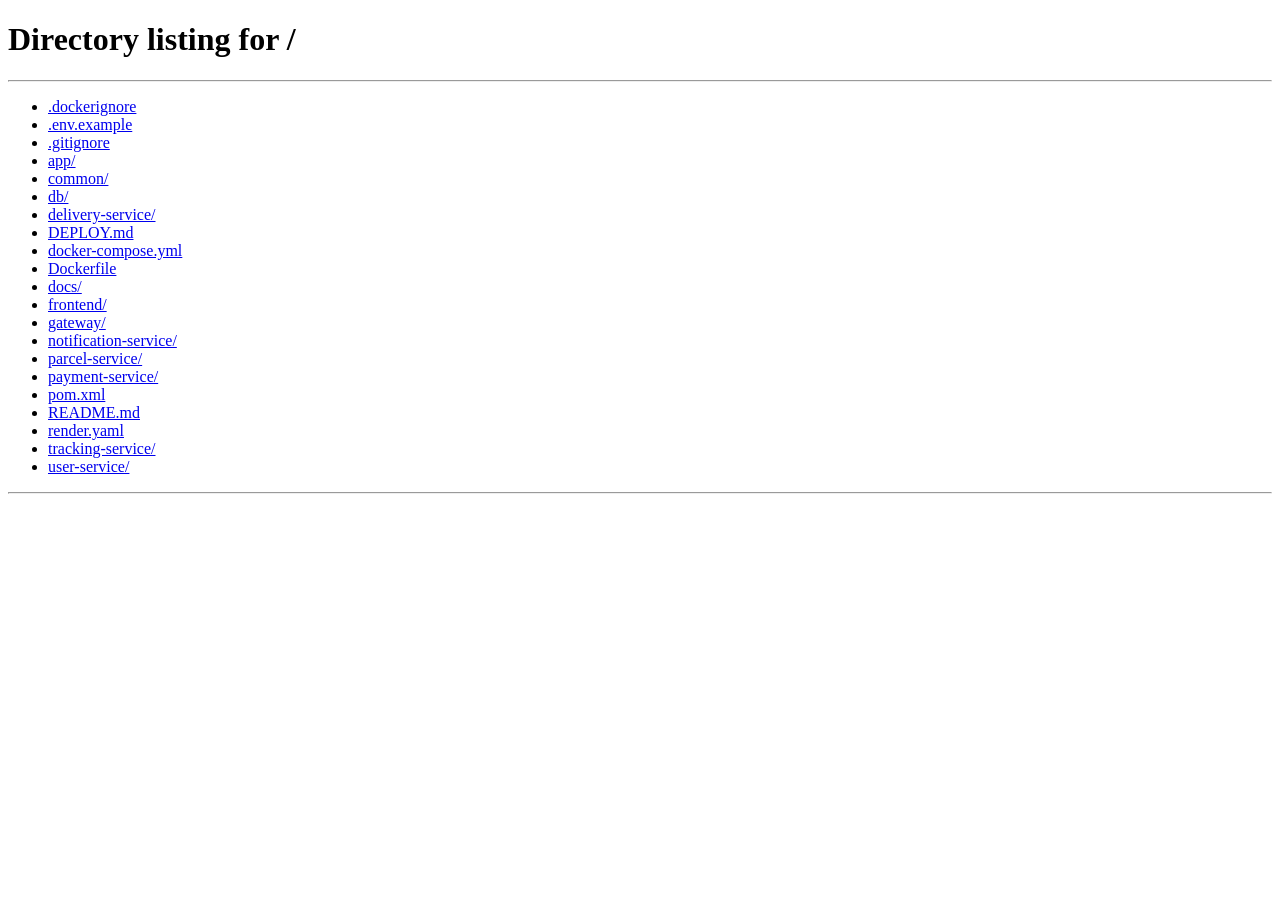
<file: frontend/index.html>
<!DOCTYPE html>
<html lang="en">
<head>
<meta charset="utf-8" />
<meta name="viewport" content="width=device-width, initial-scale=1" />
<meta name="description" content="Book, track and manage courier parcels. Real-time shipment tracking from pickup to delivery." />
<meta name="theme-color" content="#0b1a2e" />
<title>Courier Parcel Tracking</title>
<link rel="preconnect" href="https://fonts.googleapis.com" />
<link rel="preconnect" href="https://fonts.gstatic.com" crossorigin />
<link href="https://fonts.googleapis.com/css2?family=Inter:wght@400;500;600;700&display=swap" rel="stylesheet" />
<link rel="stylesheet" href="./styles.css" />
<link rel="icon" href="data:image/svg+xml,%3Csvg xmlns='http://www.w3.org/2000/svg' viewBox='0 0 24 24' fill='none' stroke='%23c0202c' stroke-width='2' stroke-linecap='round' stroke-linejoin='round'%3E%3Cpath d='m7.5 4.27 9 5.15'/%3E%3Cpath d='M21 8a2 2 0 0 0-1-1.73l-7-4a2 2 0 0 0-2 0l-7 4A2 2 0 0 0 3 8v8a2 2 0 0 0 1 1.73l7 4a2 2 0 0 0 2 0l7-4A2 2 0 0 0 21 16Z'/%3E%3Cpath d='m3.3 7 8.7 5 8.7-5'/%3E%3Cpath d='M12 22V12'/%3E%3C/svg%3E" />
</head>
<body>

<a class="skip-link" href="#main">Skip to main content</a>

<!-- Lucide icon sprite (ISC licence). Inline so the app has no runtime icon dependency. -->
<svg xmlns="http://www.w3.org/2000/svg" class="visually-hidden" aria-hidden="true" focusable="false">
  <defs>
    <g id="base" fill="none" stroke="currentColor" stroke-width="2" stroke-linecap="round" stroke-linejoin="round"></g>
  </defs>
  <symbol id="i-search" viewBox="0 0 24 24" fill="none" stroke="currentColor" stroke-width="2" stroke-linecap="round" stroke-linejoin="round"><circle cx="11" cy="11" r="8"/><path d="m21 21-4.3-4.3"/></symbol>
  <symbol id="i-package" viewBox="0 0 24 24" fill="none" stroke="currentColor" stroke-width="2" stroke-linecap="round" stroke-linejoin="round"><path d="m7.5 4.27 9 5.15"/><path d="M21 8a2 2 0 0 0-1-1.73l-7-4a2 2 0 0 0-2 0l-7 4A2 2 0 0 0 3 8v8a2 2 0 0 0 1 1.73l7 4a2 2 0 0 0 2 0l7-4A2 2 0 0 0 21 16Z"/><path d="m3.3 7 8.7 5 8.7-5"/><path d="M12 22V12"/></symbol>
  <symbol id="i-package-check" viewBox="0 0 24 24" fill="none" stroke="currentColor" stroke-width="2" stroke-linecap="round" stroke-linejoin="round"><path d="m16 16 2 2 4-4"/><path d="M21 10V8a2 2 0 0 0-1-1.73l-7-4a2 2 0 0 0-2 0l-7 4A2 2 0 0 0 3 8v8a2 2 0 0 0 1 1.73l7 4a2 2 0 0 0 2 0"/><path d="m7.5 4.27 9 5.15"/><path d="M3.29 7 12 12l8.71-5"/><path d="M12 22V12"/></symbol>
  <symbol id="i-truck" viewBox="0 0 24 24" fill="none" stroke="currentColor" stroke-width="2" stroke-linecap="round" stroke-linejoin="round"><path d="M14 18V6a2 2 0 0 0-2-2H4a2 2 0 0 0-2 2v11a1 1 0 0 0 1 1h2"/><path d="M15 18H9"/><path d="M19 18h2a1 1 0 0 0 1-1v-3.65a1 1 0 0 0-.22-.624l-3.48-4.35A1 1 0 0 0 17.52 8H14"/><circle cx="17" cy="18" r="2"/><circle cx="7" cy="18" r="2"/></symbol>
  <symbol id="i-map-pin" viewBox="0 0 24 24" fill="none" stroke="currentColor" stroke-width="2" stroke-linecap="round" stroke-linejoin="round"><path d="M20 10c0 4.993-5.539 10.193-7.399 11.799a1 1 0 0 1-1.202 0C9.539 20.193 4 14.993 4 10a8 8 0 0 1 16 0"/><circle cx="12" cy="10" r="3"/></symbol>
  <symbol id="i-route" viewBox="0 0 24 24" fill="none" stroke="currentColor" stroke-width="2" stroke-linecap="round" stroke-linejoin="round"><circle cx="6" cy="19" r="3"/><path d="M9 19h8.5a3.5 3.5 0 0 0 0-7h-11a3.5 3.5 0 0 1 0-7H15"/><circle cx="18" cy="5" r="3"/></symbol>
  <symbol id="i-arrow-right" viewBox="0 0 24 24" fill="none" stroke="currentColor" stroke-width="2" stroke-linecap="round" stroke-linejoin="round"><path d="M5 12h14"/><path d="m12 5 7 7-7 7"/></symbol>
  <symbol id="i-bell" viewBox="0 0 24 24" fill="none" stroke="currentColor" stroke-width="2" stroke-linecap="round" stroke-linejoin="round"><path d="M10.268 21a2 2 0 0 0 3.464 0"/><path d="M3.262 15.326A1 1 0 0 0 4 17h16a1 1 0 0 0 .74-1.673C19.41 13.956 18 12.499 18 8A6 6 0 0 0 6 8c0 4.499-1.411 5.956-2.738 7.326"/></symbol>
  <symbol id="i-user" viewBox="0 0 24 24" fill="none" stroke="currentColor" stroke-width="2" stroke-linecap="round" stroke-linejoin="round"><path d="M19 21v-2a4 4 0 0 0-4-4H9a4 4 0 0 0-4 4v2"/><circle cx="12" cy="7" r="4"/></symbol>
  <symbol id="i-users" viewBox="0 0 24 24" fill="none" stroke="currentColor" stroke-width="2" stroke-linecap="round" stroke-linejoin="round"><path d="M16 21v-2a4 4 0 0 0-4-4H6a4 4 0 0 0-4 4v2"/><circle cx="9" cy="7" r="4"/><path d="M22 21v-2a4 4 0 0 0-3-3.87"/><path d="M16 3.13a4 4 0 0 1 0 7.75"/></symbol>
  <symbol id="i-log-out" viewBox="0 0 24 24" fill="none" stroke="currentColor" stroke-width="2" stroke-linecap="round" stroke-linejoin="round"><path d="M9 21H5a2 2 0 0 1-2-2V5a2 2 0 0 1 2-2h4"/><path d="m16 17 5-5-5-5"/><path d="M21 12H9"/></symbol>
  <symbol id="i-menu" viewBox="0 0 24 24" fill="none" stroke="currentColor" stroke-width="2" stroke-linecap="round" stroke-linejoin="round"><path d="M4 6h16"/><path d="M4 12h16"/><path d="M4 18h16"/></symbol>
  <symbol id="i-x" viewBox="0 0 24 24" fill="none" stroke="currentColor" stroke-width="2" stroke-linecap="round" stroke-linejoin="round"><path d="M18 6 6 18"/><path d="m6 6 12 12"/></symbol>
  <symbol id="i-check" viewBox="0 0 24 24" fill="none" stroke="currentColor" stroke-width="2" stroke-linecap="round" stroke-linejoin="round"><path d="M20 6 9 17l-5-5"/></symbol>
  <symbol id="i-check-circle" viewBox="0 0 24 24" fill="none" stroke="currentColor" stroke-width="2" stroke-linecap="round" stroke-linejoin="round"><circle cx="12" cy="12" r="10"/><path d="m9 12 2 2 4-4"/></symbol>
  <symbol id="i-alert-triangle" viewBox="0 0 24 24" fill="none" stroke="currentColor" stroke-width="2" stroke-linecap="round" stroke-linejoin="round"><path d="m21.73 18-8-14a2 2 0 0 0-3.48 0l-8 14A2 2 0 0 0 4 21h16a2 2 0 0 0 1.73-3"/><path d="M12 9v4"/><path d="M12 17h.01"/></symbol>
  <symbol id="i-alert-circle" viewBox="0 0 24 24" fill="none" stroke="currentColor" stroke-width="2" stroke-linecap="round" stroke-linejoin="round"><circle cx="12" cy="12" r="10"/><path d="M12 8v4"/><path d="M12 16h.01"/></symbol>
  <symbol id="i-info" viewBox="0 0 24 24" fill="none" stroke="currentColor" stroke-width="2" stroke-linecap="round" stroke-linejoin="round"><circle cx="12" cy="12" r="10"/><path d="M12 16v-4"/><path d="M12 8h.01"/></symbol>
  <symbol id="i-clock" viewBox="0 0 24 24" fill="none" stroke="currentColor" stroke-width="2" stroke-linecap="round" stroke-linejoin="round"><circle cx="12" cy="12" r="10"/><path d="M12 6v6l4 2"/></symbol>
  <symbol id="i-credit-card" viewBox="0 0 24 24" fill="none" stroke="currentColor" stroke-width="2" stroke-linecap="round" stroke-linejoin="round"><rect width="20" height="14" x="2" y="5" rx="2"/><path d="M2 10h20"/></symbol>
  <symbol id="i-send" viewBox="0 0 24 24" fill="none" stroke="currentColor" stroke-width="2" stroke-linecap="round" stroke-linejoin="round"><path d="m22 2-7 20-4-9-9-4Z"/><path d="M22 2 11 13"/></symbol>
  <symbol id="i-chevron-right" viewBox="0 0 24 24" fill="none" stroke="currentColor" stroke-width="2" stroke-linecap="round" stroke-linejoin="round"><path d="m9 18 6-6-6-6"/></symbol>
  <symbol id="i-chevron-left" viewBox="0 0 24 24" fill="none" stroke="currentColor" stroke-width="2" stroke-linecap="round" stroke-linejoin="round"><path d="m15 18-6-6 6-6"/></symbol>
  <symbol id="i-chevron-down" viewBox="0 0 24 24" fill="none" stroke="currentColor" stroke-width="2" stroke-linecap="round" stroke-linejoin="round"><path d="m6 9 6 6 6-6"/></symbol>
  <symbol id="i-refresh" viewBox="0 0 24 24" fill="none" stroke="currentColor" stroke-width="2" stroke-linecap="round" stroke-linejoin="round"><path d="M3 12a9 9 0 0 1 9-9 9.75 9.75 0 0 1 6.74 2.74L21 8"/><path d="M21 3v5h-5"/><path d="M21 12a9 9 0 0 1-9 9 9.75 9.75 0 0 1-6.74-2.74L3 16"/><path d="M8 16H3v5"/></symbol>
  <symbol id="i-dashboard" viewBox="0 0 24 24" fill="none" stroke="currentColor" stroke-width="2" stroke-linecap="round" stroke-linejoin="round"><rect width="7" height="9" x="3" y="3" rx="1"/><rect width="7" height="5" x="14" y="3" rx="1"/><rect width="7" height="9" x="14" y="12" rx="1"/><rect width="7" height="5" x="3" y="16" rx="1"/></symbol>
  <symbol id="i-inbox" viewBox="0 0 24 24" fill="none" stroke="currentColor" stroke-width="2" stroke-linecap="round" stroke-linejoin="round"><path d="M22 12h-6l-2 3h-4l-2-3H2"/><path d="M5.45 5.11 2 12v6a2 2 0 0 0 2 2h16a2 2 0 0 0 2-2v-6l-3.45-6.89A2 2 0 0 0 16.76 4H7.24a2 2 0 0 0-1.79 1.11z"/></symbol>
  <symbol id="i-clipboard" viewBox="0 0 24 24" fill="none" stroke="currentColor" stroke-width="2" stroke-linecap="round" stroke-linejoin="round"><rect width="8" height="4" x="8" y="2" rx="1"/><path d="M16 4h2a2 2 0 0 1 2 2v14a2 2 0 0 1-2 2H6a2 2 0 0 1-2-2V6a2 2 0 0 1 2-2h2"/><path d="M12 11h4"/><path d="M12 16h4"/><path d="M8 11h.01"/><path d="M8 16h.01"/></symbol>
  <symbol id="i-home" viewBox="0 0 24 24" fill="none" stroke="currentColor" stroke-width="2" stroke-linecap="round" stroke-linejoin="round"><path d="m3 9 9-7 9 7v11a2 2 0 0 1-2 2H5a2 2 0 0 1-2-2z"/><path d="M9 22V12h6v10"/></symbol>
  <symbol id="i-mail" viewBox="0 0 24 24" fill="none" stroke="currentColor" stroke-width="2" stroke-linecap="round" stroke-linejoin="round"><rect width="20" height="16" x="2" y="4" rx="2"/><path d="m22 7-8.97 5.7a1.94 1.94 0 0 1-2.06 0L2 7"/></symbol>
  <symbol id="i-phone" viewBox="0 0 24 24" fill="none" stroke="currentColor" stroke-width="2" stroke-linecap="round" stroke-linejoin="round"><path d="M22 16.92v3a2 2 0 0 1-2.18 2 19.79 19.79 0 0 1-8.63-3.07 19.5 19.5 0 0 1-6-6 19.79 19.79 0 0 1-3.07-8.67A2 2 0 0 1 4.11 2h3a2 2 0 0 1 2 1.72 12.84 12.84 0 0 0 .7 2.81 2 2 0 0 1-.45 2.11L8.09 9.91a16 16 0 0 0 6 6l1.27-1.27a2 2 0 0 1 2.11-.45 12.84 12.84 0 0 0 2.81.7A2 2 0 0 1 22 16.92z"/></symbol>
  <symbol id="i-calendar" viewBox="0 0 24 24" fill="none" stroke="currentColor" stroke-width="2" stroke-linecap="round" stroke-linejoin="round"><path d="M8 2v4"/><path d="M16 2v4"/><rect width="18" height="18" x="3" y="4" rx="2"/><path d="M3 10h18"/></symbol>
  <symbol id="i-scale" viewBox="0 0 24 24" fill="none" stroke="currentColor" stroke-width="2" stroke-linecap="round" stroke-linejoin="round"><path d="m16 16 3-8 3 8c-.87.65-1.92 1-3 1s-2.13-.35-3-1Z"/><path d="m2 16 3-8 3 8c-.87.65-1.92 1-3 1s-2.13-.35-3-1Z"/><path d="M7 21h10"/><path d="M12 3v18"/><path d="M3 7h2c2 0 5-1 7-2 2 1 5 2 7 2h2"/></symbol>
  <symbol id="i-activity" viewBox="0 0 24 24" fill="none" stroke="currentColor" stroke-width="2" stroke-linecap="round" stroke-linejoin="round"><path d="M22 12h-2.48a2 2 0 0 0-1.93 1.46l-2.35 8.36a.25.25 0 0 1-.48 0L9.24 2.18a.25.25 0 0 0-.48 0l-2.35 8.36A2 2 0 0 1 4.49 12H2"/></symbol>
  <symbol id="i-file" viewBox="0 0 24 24" fill="none" stroke="currentColor" stroke-width="2" stroke-linecap="round" stroke-linejoin="round"><path d="M15 2H6a2 2 0 0 0-2 2v16a2 2 0 0 0 2 2h12a2 2 0 0 0 2-2V7Z"/><path d="M14 2v4a2 2 0 0 0 2 2h4"/><path d="M16 13H8"/><path d="M16 17H8"/><path d="M10 9H8"/></symbol>
  <symbol id="i-eye" viewBox="0 0 24 24" fill="none" stroke="currentColor" stroke-width="2" stroke-linecap="round" stroke-linejoin="round"><path d="M2.06 12.35a1 1 0 0 1 0-.7 10.75 10.75 0 0 1 19.88 0 1 1 0 0 1 0 .7 10.75 10.75 0 0 1-19.88 0"/><circle cx="12" cy="12" r="3"/></symbol>
  <symbol id="i-eye-off" viewBox="0 0 24 24" fill="none" stroke="currentColor" stroke-width="2" stroke-linecap="round" stroke-linejoin="round"><path d="M10.73 5.08a10.74 10.74 0 0 1 11.2 6.57 1 1 0 0 1 0 .7 10.75 10.75 0 0 1-1.44 2.49"/><path d="M14.08 14.16a3 3 0 0 1-4.24-4.24"/><path d="M17.48 17.5a10.75 10.75 0 0 1-15.42-5.15 1 1 0 0 1 0-.7 10.75 10.75 0 0 1 4.45-5.14"/><path d="m2 2 20 20"/></symbol>
  <symbol id="i-shield" viewBox="0 0 24 24" fill="none" stroke="currentColor" stroke-width="2" stroke-linecap="round" stroke-linejoin="round"><path d="M20 13c0 5-3.5 7.5-7.66 8.95a1 1 0 0 1-.67-.01C7.5 20.5 4 18 4 13V6a1 1 0 0 1 1-1c2 0 4.5-1.2 6.24-2.72a1.17 1.17 0 0 1 1.52 0C14.51 3.81 17 5 19 5a1 1 0 0 1 1 1z"/><path d="m9 12 2 2 4-4"/></symbol>
  <symbol id="i-message" viewBox="0 0 24 24" fill="none" stroke="currentColor" stroke-width="2" stroke-linecap="round" stroke-linejoin="round"><path d="M21 15a2 2 0 0 1-2 2H7l-4 4V5a2 2 0 0 1 2-2h14a2 2 0 0 1 2 2z"/></symbol>
  <symbol id="i-plus" viewBox="0 0 24 24" fill="none" stroke="currentColor" stroke-width="2" stroke-linecap="round" stroke-linejoin="round"><path d="M5 12h14"/><path d="M12 5v14"/></symbol>
  <symbol id="i-filter" viewBox="0 0 24 24" fill="none" stroke="currentColor" stroke-width="2" stroke-linecap="round" stroke-linejoin="round"><path d="M22 3H2l8 9.46V19l4 2v-8.54L22 3z"/></symbol>
  <symbol id="i-external" viewBox="0 0 24 24" fill="none" stroke="currentColor" stroke-width="2" stroke-linecap="round" stroke-linejoin="round"><path d="M15 3h6v6"/><path d="M10 14 21 3"/><path d="M18 13v6a2 2 0 0 1-2 2H5a2 2 0 0 1-2-2V8a2 2 0 0 1 2-2h6"/></symbol>
  <symbol id="i-loader" viewBox="0 0 24 24" fill="none" stroke="currentColor" stroke-width="2" stroke-linecap="round" stroke-linejoin="round"><path d="M21 12a9 9 0 1 1-6.219-8.56"/></symbol>
  <symbol id="i-navigation" viewBox="0 0 24 24" fill="none" stroke="currentColor" stroke-width="2" stroke-linecap="round" stroke-linejoin="round"><path d="M3 11l19-9-9 19-2-8-8-2z"/></symbol>
  <symbol id="i-settings" viewBox="0 0 24 24" fill="none" stroke="currentColor" stroke-width="2" stroke-linecap="round" stroke-linejoin="round"><path d="M12.22 2h-.44a2 2 0 0 0-2 2v.18a2 2 0 0 1-1 1.73l-.43.25a2 2 0 0 1-2 0l-.15-.08a2 2 0 0 0-2.73.73l-.22.38a2 2 0 0 0 .73 2.73l.15.1a2 2 0 0 1 1 1.72v.51a2 2 0 0 1-1 1.74l-.15.09a2 2 0 0 0-.73 2.73l.22.38a2 2 0 0 0 2.73.73l.15-.08a2 2 0 0 1 2 0l.43.25a2 2 0 0 1 1 1.73V20a2 2 0 0 0 2 2h.44a2 2 0 0 0 2-2v-.18a2 2 0 0 1 1-1.73l.43-.25a2 2 0 0 1 2 0l.15.08a2 2 0 0 0 2.73-.73l.22-.39a2 2 0 0 0-.73-2.73l-.15-.08a2 2 0 0 1-1-1.74v-.5a2 2 0 0 1 1-1.74l.15-.09a2 2 0 0 0 .73-2.73l-.22-.38a2 2 0 0 0-2.73-.73l-.15.08a2 2 0 0 1-2 0l-.43-.25a2 2 0 0 1-1-1.73V4a2 2 0 0 0-2-2z"/><circle cx="12" cy="12" r="3"/></symbol>
</svg>

<div class="shell">

  <header class="site-header">
    <div class="site-header__inner">
      <a class="brand" href="#/" aria-label="Courier Parcel Tracking - home">
        <span class="brand__mark" aria-hidden="true"><svg class="icon"><use href="#i-package"/></svg></span>
        <span class="brand__text">
          <span class="brand__name">Courier Parcel Tracking</span>
          <span class="brand__tag">Shipment operations</span>
        </span>
      </a>

      <nav class="header-nav" id="primaryNav" aria-label="Primary"></nav>

      <div class="header-actions">
        <div id="accountArea"></div>
        <button class="nav-toggle" id="navToggle" type="button" aria-expanded="false" aria-controls="primaryNav" aria-label="Open menu">
          <svg class="icon" aria-hidden="true"><use href="#i-menu"/></svg>
        </button>
      </div>
    </div>
  </header>

  <main id="main" tabindex="-1"></main>

  <footer class="site-footer">
    <div class="site-footer__inner">
      <div>
        <div class="site-footer__brand">
          <span class="brand__mark" aria-hidden="true"><svg class="icon"><use href="#i-package"/></svg></span>
          <span class="brand__name" style="color:var(--ink)">Courier Parcel Tracking</span>
        </div>
        <p class="site-footer__about">Parcel booking, end-to-end tracking and delivery management for customers, couriers and operations staff.</p>
      </div>
      <div>
        <h3>Tracking</h3>
        <ul>
          <li><a href="#/">Track a shipment</a></li>
          <li><a href="#/signin">Sign in</a></li>
          <li><a href="#/register">Create an account</a></li>
        </ul>
      </div>
      <div>
        <h3>Account</h3>
        <ul id="footerAccountLinks">
          <li><a href="#/signin">Customer sign in</a></li>
          <li><a href="#/support">Contact support</a></li>
        </ul>
      </div>
    </div>
    <div class="site-footer__legal">
      <span>&copy; <span id="year"></span> Courier Parcel Tracking &middot; VIT-AP University</span>
      <span>Payments in this deployment are simulated for demonstration.</span>
    </div>
  </footer>

</div>

<div class="toast-region" id="toastRegion" role="status" aria-live="polite" aria-atomic="false"></div>

<script src="./app.js"></script>
</body>
</html>
</file>
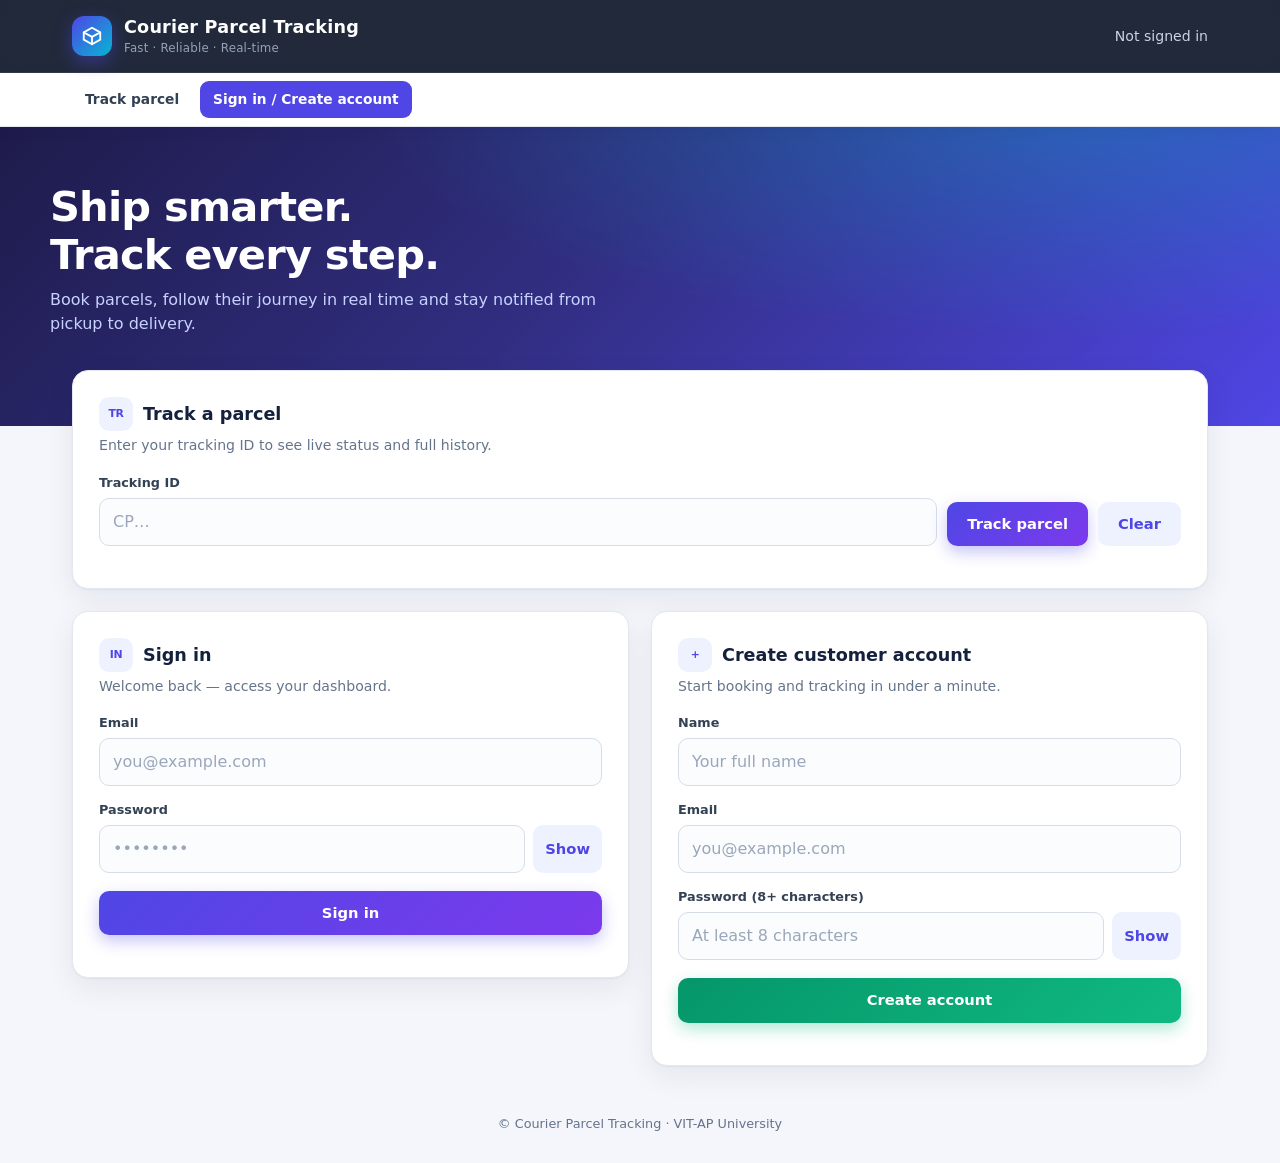
<file: gateway/src/main/resources/static/index.html>
<?xml version="1.0" encoding="UTF-8"?>
<html xmlns="http://www.w3.org/1999/xhtml" lang="en" xml:lang="en">
<head>
<meta charset="utf-8" /><meta name="viewport" content="width=device-width, initial-scale=1" />
<title>Courier Parcel Tracking</title>
<style type="text/css">/*<![CDATA[*/
:root{
  --bg:#f4f6fb;--surface:#fff;--ink:#14213d;--muted:#64748b;--line:#e3e8f0;
  --primary:#4f46e5;--primary-2:#7c3aed;--accent:#06b6d4;--success:#10b981;--warn:#f59e0b;--danger:#ef4444;
  --radius:16px;--shadow:0 1px 2px rgba(20,33,61,.05),0 10px 30px rgba(20,33,61,.07);
  font:16px/1.5 "Inter","Segoe UI",system-ui,-apple-system,Roboto,sans-serif;color:var(--ink);background:var(--bg)
}
*{box-sizing:border-box}body{margin:0;min-height:100vh}
.hidden{display:none!important}

/* header */
header{position:sticky;top:0;z-index:20;background:rgba(15,23,42,.92);backdrop-filter:blur(10px);color:#fff;border-bottom:1px solid rgba(255,255,255,.08)}
.nav{max-width:1180px;margin:auto;padding:14px 22px;display:flex;justify-content:space-between;align-items:center;gap:16px}
.brand{display:flex;align-items:center;gap:12px}
.logo{width:40px;height:40px;border-radius:12px;display:grid;place-items:center;background:linear-gradient(135deg,var(--primary),var(--accent));box-shadow:0 6px 18px rgba(79,70,229,.45)}
.brand h1{font-size:1.1rem;margin:0;font-weight:700;letter-spacing:.2px}
.brand small{display:block;color:#94a3b8;font-size:.74rem;font-weight:500}
.topline{display:flex;align-items:center;gap:12px}
#identity{display:flex;align-items:center;gap:10px;font-size:.88rem;color:#cbd5e1}
.avatar{width:32px;height:32px;border-radius:50%;display:grid;place-items:center;background:linear-gradient(135deg,var(--accent),var(--primary));color:#fff;font-weight:700;font-size:.85rem}
.pill{font-size:.7rem;font-weight:700;letter-spacing:.06em;padding:3px 9px;border-radius:99px;background:rgba(255,255,255,.12);color:#e2e8f0}

/* hero */
.hero{background:radial-gradient(1200px 400px at 85% -10%,rgba(6,182,212,.35),transparent 60%),linear-gradient(135deg,#1e1b4b 0%,#312e81 45%,#4f46e5 100%);color:#fff;padding:56px 22px 90px}
.hero-in{max-width:1180px;margin:auto}
.hero h2{font-size:clamp(1.7rem,4vw,2.6rem);margin:0 0 10px;line-height:1.15;letter-spacing:-.02em}
.hero p{margin:0;color:#c7d2fe;max-width:560px}
main{max-width:1180px;margin:-56px auto 48px;padding:0 22px;display:grid;gap:22px}
.grid{display:grid;grid-template-columns:repeat(auto-fit,minmax(320px,1fr));gap:22px;align-items:start}

/* cards */
.card{background:var(--surface);border:1px solid var(--line);border-radius:var(--radius);padding:26px;box-shadow:var(--shadow)}
.card h2{font-size:1.1rem;margin:0 0 4px;display:flex;align-items:center;gap:10px}
.card h2 .ic{width:34px;height:34px;border-radius:10px;display:grid;place-items:center;background:#eef2ff;color:var(--primary);font-size:.68rem;font-weight:800;letter-spacing:-.04em}
.card .sub{margin:0 0 16px;color:var(--muted);font-size:.88rem}
.span-2{grid-column:1/-1}

/* forms */
label{display:block;font-size:.8rem;font-weight:600;color:#334155;margin:14px 0 6px}
input,textarea,select{width:100%;padding:11px 13px;border:1.5px solid #d6dde8;border-radius:10px;font:inherit;background:#fbfcfe;color:var(--ink);transition:border-color .15s,box-shadow .15s,background .15s}
input::placeholder{color:#9aa7ba}
input:hover,select:hover{border-color:#b6c2d4}
input:focus,textarea:focus,select:focus{outline:0;border-color:var(--primary);background:#fff;box-shadow:0 0 0 4px rgba(79,70,229,.15)}
.form-grid{display:grid;grid-template-columns:1fr 1fr;gap:0 14px}
.form-grid .full{grid-column:1/-1}
fieldset{border:0;padding:0;margin:0}
.section-title{grid-column:1/-1;margin:20px 0 0;font-size:.72rem;font-weight:700;letter-spacing:.1em;text-transform:uppercase;color:var(--primary)}

/* buttons */
button{margin-top:18px;padding:11px 20px;border:0;border-radius:10px;font:inherit;font-weight:600;font-size:.92rem;cursor:pointer;color:#fff;
  background:linear-gradient(135deg,var(--primary),var(--primary-2));box-shadow:0 6px 16px rgba(79,70,229,.32);transition:transform .15s,box-shadow .15s,filter .15s}
button:hover{transform:translateY(-1px);box-shadow:0 10px 22px rgba(79,70,229,.4);filter:brightness(1.05)}
button:active{transform:translateY(0)}
button:focus-visible{outline:3px solid rgba(79,70,229,.4);outline-offset:2px}
button.secondary{background:rgba(255,255,255,.12);box-shadow:none;margin:0;padding:8px 16px;border:1px solid rgba(255,255,255,.25)}
button.secondary:hover{background:rgba(255,255,255,.22);transform:none;box-shadow:none}
button.ghost{background:#eef2ff;color:var(--primary);box-shadow:none;margin:0 0 14px;padding:8px 14px}
button.ghost:hover{background:#e0e7ff;box-shadow:none}
button.success{background:linear-gradient(135deg,#059669,var(--success));box-shadow:0 6px 16px rgba(16,185,129,.32)}
button.full{width:100%}
button[disabled]{opacity:.6;pointer-events:none}
.pw-wrap{display:flex;gap:8px;align-items:stretch}.pw-wrap input{flex:1;min-width:0}.pw-toggle{margin:0;padding:0 12px;background:#eef2ff;color:var(--primary);box-shadow:none;white-space:nowrap}

/* tracking */
.track-bar{display:flex;gap:10px;align-items:flex-end}
.track-bar>div{flex:1}.track-bar label{margin-top:0}.track-bar button{margin:0;white-space:nowrap}.track-bar button.clear{background:#eef2ff;color:var(--primary);box-shadow:none}
.result{margin-top:16px}
.empty{padding:22px;border:1.5px dashed var(--line);border-radius:12px;text-align:center;color:var(--muted);font-size:.9rem}
.muted{color:var(--muted);font-size:.88rem}

/* badges */
.badge{display:inline-flex;align-items:center;gap:6px;padding:4px 11px;border-radius:99px;font-size:.72rem;font-weight:700;letter-spacing:.04em;white-space:nowrap}
.badge::before{content:"";width:7px;height:7px;border-radius:50%;background:currentColor}
.b-BOOKED{background:#e0e7ff;color:#3730a3}.b-PICKED_UP{background:#cffafe;color:#0e7490}
.b-IN_TRANSIT{background:#dbeafe;color:#1d4ed8}.b-OUT_FOR_DELIVERY{background:#fef3c7;color:#b45309}
.b-DELIVERED{background:#d1fae5;color:#047857}.b-DELIVERY_FAILED{background:#ffedd5;color:#c2410c}.b-EXCEPTION{background:#fee2e2;color:#b91c1c}
.b-CUSTOMER{background:#e0e7ff;color:#3730a3}.b-COURIER{background:#cffafe;color:#0e7490}.b-ADMIN{background:#f3e8ff;color:#7e22ce}

/* parcel cards */
.plist{display:grid;gap:12px}
.parcel{border:1px solid var(--line);border-radius:14px;padding:16px;background:#fff;transition:border-color .15s,box-shadow .15s}
.parcel.click{cursor:pointer}.parcel.click:hover{border-color:var(--primary);box-shadow:0 6px 18px rgba(79,70,229,.12)}
.parcel-top{display:flex;justify-content:space-between;align-items:center;gap:10px;margin-bottom:10px}
.tid{font-family:ui-monospace,SFMono-Regular,Menlo,monospace;font-weight:700;font-size:.9rem;color:var(--primary);background:#eef2ff;padding:3px 9px;border-radius:8px}
.route{display:grid;grid-template-columns:1fr auto 1fr;gap:10px;align-items:center;font-size:.86rem}
.route b{display:block;font-size:.9rem}.route span{color:var(--muted);font-size:.8rem}
.route .arrow{color:var(--accent);font-size:1.2rem}
.meta{margin-top:10px;padding-top:10px;border-top:1px dashed var(--line);display:flex;flex-wrap:wrap;gap:6px 18px;color:var(--muted);font-size:.8rem}

/* timeline */
.summary{display:flex;justify-content:space-between;align-items:center;flex-wrap:wrap;gap:10px;padding:16px;border-radius:14px;background:linear-gradient(135deg,#eef2ff,#ecfeff);border:1px solid #dbe4ff;margin-bottom:18px}
.timeline{list-style:none;margin:0;padding:0 0 0 6px;position:relative}
.timeline::before{content:"";position:absolute;left:11px;top:6px;bottom:6px;width:2px;background:linear-gradient(var(--primary),var(--accent));opacity:.35}
.timeline li{position:relative;padding:0 0 18px 34px}
.timeline li::before{content:"";position:absolute;left:3px;top:4px;width:17px;height:17px;border-radius:50%;background:#fff;border:3px solid var(--primary)}
.timeline li.current::before{background:var(--primary);box-shadow:0 0 0 5px rgba(79,70,229,.18)}
.timeline small{display:block;color:var(--muted);font-size:.78rem}

/* notifications */
.notes{list-style:none;padding:0;margin:0;display:grid;gap:8px}
.notes li{display:flex;gap:10px;padding:11px 13px;border-radius:12px;background:#f8fafc;border:1px solid var(--line);font-size:.86rem}
.notes li::before{content:"🔔";font-size:.95rem}
.notes small{display:block;color:var(--muted)}
h3{font-size:.78rem;letter-spacing:.09em;text-transform:uppercase;color:var(--muted);margin:22px 0 10px}

/* admin */
.stats{display:grid;grid-template-columns:repeat(auto-fit,minmax(140px,1fr));gap:12px}
.stat{padding:16px;border-radius:14px;color:#fff}
.stat b{display:block;font-size:1.8rem;line-height:1.1}.stat span{font-size:.78rem;opacity:.9;font-weight:600}
.s1{background:linear-gradient(135deg,#4f46e5,#7c3aed)}.s2{background:linear-gradient(135deg,#0891b2,#06b6d4)}
.s3{background:linear-gradient(135deg,#d97706,#f59e0b)}.s4{background:linear-gradient(135deg,#dc2626,#ef4444)}.s5{background:linear-gradient(135deg,#475569,#64748b)}
.tablewrap{overflow-x:auto;border:1px solid var(--line);border-radius:12px}
table{width:100%;border-collapse:collapse;font-size:.84rem}
th{background:#f8fafc;text-align:left;padding:10px 12px;font-size:.72rem;text-transform:uppercase;letter-spacing:.06em;color:var(--muted)}
td{padding:10px 12px;border-top:1px solid var(--line)}
tr:hover td{background:#fafbff}
details{margin-top:14px}summary{cursor:pointer;font-weight:600;padding:8px 0}

/* toast */
#message{position:fixed;top:78px;right:20px;z-index:50;max-width:360px;padding:13px 18px;border-radius:12px;color:#fff;font-weight:600;font-size:.9rem;
  background:linear-gradient(135deg,#059669,#10b981);box-shadow:0 14px 34px rgba(0,0,0,.22);animation:slide .25s ease}
#message.err{background:linear-gradient(135deg,#dc2626,#ef4444)}
@keyframes slide{from{transform:translateY(-10px);opacity:0}to{transform:none;opacity:1}}

footer{text-align:center;color:var(--muted);font-size:.8rem;padding:0 0 30px}
/* make the main actions easy to find on desktop and mobile */
.quick-nav{position:sticky;top:69px;z-index:15;background:rgba(255,255,255,.96);backdrop-filter:blur(10px);border-bottom:1px solid var(--line);box-shadow:0 4px 14px rgba(20,33,61,.05)}
.quick-nav-in{max-width:1180px;margin:auto;padding:8px 22px;display:flex;gap:8px;overflow-x:auto;scrollbar-width:thin}
.quick-nav a{flex:0 0 auto;padding:8px 13px;border-radius:9px;color:#334155;text-decoration:none;font-size:.86rem;font-weight:650}
.quick-nav a:hover,.quick-nav a:focus-visible{background:#eef2ff;color:var(--primary);outline:none}
.quick-nav a.nav-primary{background:var(--primary);color:#fff}
section[id],article[id]{scroll-margin-top:132px}
.support-view{grid-column:1/-1;width:min(100%,650px);justify-self:center}
textarea{resize:vertical;min-height:110px}
input[readonly]{background:#f1f5f9;color:#475569}
input:disabled,select:disabled,textarea:disabled{opacity:.65;cursor:not-allowed}
@media(max-width:640px){.form-grid{grid-template-columns:1fr}.nav{flex-wrap:wrap;padding:10px 14px}.quick-nav{top:64px}.quick-nav-in{padding:7px 14px}.hero{padding:38px 18px 78px}main{padding:0 14px;gap:14px}.grid{grid-template-columns:1fr;gap:14px}.card{padding:19px}.track-bar{flex-direction:column;align-items:stretch}.track-bar button{width:100%}.route{grid-template-columns:1fr}.route .arrow{transform:rotate(90deg);justify-self:center}.stats{grid-template-columns:repeat(2,minmax(0,1fr))}#message{left:14px;right:14px;max-width:none}}
@media(prefers-reduced-motion:reduce){*,*::before,*::after{scroll-behavior:auto!important;animation-duration:.01ms!important;transition-duration:.01ms!important}}
/*]]>*/</style>
</head>
<body>
<header><div class="nav">
  <div class="brand"><div class="logo"><svg width="22" height="22" viewBox="0 0 24 24" fill="none" stroke="#fff" stroke-width="2" stroke-linecap="round" stroke-linejoin="round"><path d="M21 8l-9-5-9 5 9 5 9-5z"/><path d="M3 8v8l9 5 9-5V8"/><path d="M12 13v8"/></svg></div>
    <h1>Courier Parcel Tracking<small>Fast · Reliable · Real-time</small></h1></div>
  <div class="topline"><span id="identity">Not signed in</span><button id="logout" class="secondary hidden">Sign out</button></div>
</div></header>
<nav class="quick-nav" aria-label="Main navigation"><div class="quick-nav-in">
  <a href="#tracking">Track parcel</a>
  <a href="#auth" id="navAuth" class="nav-primary">Sign in / Create account</a>
  <a href="#customerDashboard" id="navCustomer" class="hidden">Book and my parcels</a>
  <a href="#supportCard" id="navSupport" class="hidden">Customer support</a>
  <a href="#staff" id="navStaff" class="hidden">Courier workspace</a>
  <a href="#admin" id="navAdmin" class="hidden">Admin dashboard</a>
</div></nav>
<div id="message" class="hidden" role="status" aria-live="polite"></div>

<section class="hero"><div class="hero-in">
  <h2>Ship smarter.<br />Track every step.</h2>
  <p>Book parcels, follow their journey in real time and stay notified from pickup to delivery.</p>
</div></section>

<main>
  <section id="tracking" class="grid">
    <article class="card span-2">
      <h2><span class="ic" aria-hidden="true">TR</span>Track a parcel</h2><p class="sub">Enter your tracking ID to see live status and full history.</p>
      <form id="track"><div class="track-bar"><div><label>Tracking ID</label><input name="id" required="required" placeholder="CP…" /></div><button>Track parcel</button><button type="button" id="clearTrack" class="clear">Clear</button></div></form>
      <div id="trackResult" class="result"></div>
    </article>
  </section>

  <section id="auth" class="grid">
    <article class="card"><h2><span class="ic" aria-hidden="true">IN</span>Sign in</h2><p class="sub">Welcome back — access your dashboard.</p>
      <form id="login"><label>Email</label><input name="email" type="email" required="required" placeholder="you@example.com" /><label>Password</label><div class="pw-wrap"><input name="password" type="password" required="required" placeholder="••••••••" /><button type="button" class="pw-toggle" id="toggleLoginPassword" aria-label="Show password" aria-pressed="false">Show</button></div><button class="full">Sign in</button></form></article>
    <article class="card"><h2><span class="ic" aria-hidden="true">+</span>Create customer account</h2><p class="sub">Start booking and tracking in under a minute.</p>
      <form id="register"><label>Name</label><input name="name" required="required" placeholder="Your full name" /><label>Email</label><input name="email" type="email" required="required" placeholder="you@example.com" /><label>Password (8+ characters)</label><div class="pw-wrap"><input name="password" type="password" minlength="8" required="required" placeholder="At least 8 characters" /><button type="button" class="pw-toggle" id="toggleRegisterPassword" aria-label="Show password" aria-pressed="false">Show</button></div><button class="full success">Create account</button></form></article>
  </section>

  <section id="customer" class="grid hidden">
    <div id="customerDashboard" class="grid span-2">
    <article class="card"><h2><span class="ic" aria-hidden="true">PK</span>Book a parcel</h2><p class="sub">Fill in sender, receiver and parcel details.</p>
      <form id="booking"><div class="form-grid">
        <div class="section-title">Sender</div>
        <div class="full"><label>Sender name</label><input name="senderName" required="required" /></div>
        <div><label>Sender phone</label><input name="senderPhone" required="required" /></div>
        <div><label>Sender address</label><input name="senderAddress" required="required" /></div>
        <div class="section-title">Receiver</div>
        <div class="full"><label>Receiver name</label><input name="receiverName" required="required" /></div>
        <div><label>Receiver phone</label><input name="receiverPhone" required="required" /></div>
        <div><label>Receiver address</label><input name="receiverAddress" required="required" /></div>
        <div class="section-title">Parcel</div>
        <div class="full"><label>Parcel description</label><input name="description" required="required" /></div>
        <div><label>Weight (kg)</label><input name="weightKg" type="number" min="0.000001" step="any" required="required" placeholder="e.g. 2" /></div>
        <div><label>Estimated route distance (km)</label><input name="distanceKm" type="number" min="0" step="any" required="required" placeholder="Enter estimated distance" /></div>
        <div class="full"><label>Delivery speed</label><select name="deliverySpeed"><option value="STANDARD">Standard delivery</option><option value="SAME_DAY">Same-day delivery (+₹50)</option></select></div>
        <div class="full"><div id="shippingQuote" class="result muted" aria-live="polite">Enter parcel weight and estimated route distance to calculate shipping.</div></div>
        <div class="full"><label>Expected delivery (optional)</label><input name="expectedDelivery" type="datetime-local" /></div>
      </div><button class="full">Book parcel</button></form><div id="bookingResult" class="result"></div></article>
    <article class="card"><h2><span class="ic" aria-hidden="true">MY</span>My parcels &amp; notifications</h2><p class="sub">Everything you have shipped, in one place.</p>
      <button id="refreshMine" class="ghost">↻ Refresh</button><div id="mine" class="result" style="margin-top:0"></div><h3>Notifications</h3><div style="display:flex;gap:8px;flex-wrap:wrap"><button id="clearNotifications" type="button" class="ghost">Clear notifications</button><button id="toggleNotificationHistory" type="button" class="ghost" aria-expanded="false">View history</button></div><div id="notifications" class="result" style="margin-top:0"></div><div id="notificationHistory" class="result hidden" style="margin-top:0"></div></article>

    </div>
    <article id="supportCard" class="card support-view hidden"><h2><span class="ic" aria-hidden="true">?</span>Customer Support</h2><p class="sub">Tell our support team what happened with your parcel or booking.</p>
      <button id="backToCustomer" type="button" class="ghost">Back to dashboard</button>
      <form id="supportForm">
        <label>Your name</label><input name="name" required="required" readonly="readonly" />
        <label>Your email</label><input name="email" type="email" required="required" readonly="readonly" />
        <label>Parcel / Tracking ID (optional)</label><input name="trackingId" maxlength="80" placeholder="CP..." />
        <label>Issue / Message</label><textarea name="message" rows="5" maxlength="4000" required="required" placeholder="Describe how we can help"></textarea>
        <button class="full">Send support request</button>
      </form><p id="supportResult" class="result muted" aria-live="polite"></p>
    </article>
</section>

  <section id="staff" class="grid hidden">
    <article class="card"><h2><span class="ic" aria-hidden="true">CR</span>Assigned parcels</h2><p class="sub">Select a parcel to prefill the update form.</p>
      <button id="refreshStaff" class="ghost">↻ Refresh</button><div id="staffParcels" class="result" style="margin-top:0"></div></article>
    <article class="card"><h2><span class="ic" aria-hidden="true">UP</span>Update parcel status</h2><p class="sub">Keep customers informed with every milestone.</p>
      <form id="statusForm"><label>Tracking ID</label><input name="trackingId" required="required" /><label>Status</label><select name="status"><option>PICKED_UP</option><option>IN_TRANSIT</option><option>OUT_FOR_DELIVERY</option><option>DELIVERY_FAILED</option><option>DELIVERED</option><option>EXCEPTION</option></select><label>Update note</label><input name="note" required="required" placeholder="e.g. Arrived at sorting hub" /><button class="full">Save status</button></form></article>
  </section>

  <section id="admin" class="grid hidden">
    <article class="card span-2"><h2><span class="ic" aria-hidden="true">AD</span>Administration</h2><p class="sub">System overview and operational alerts.</p>
      <button id="refreshAdmin" class="ghost">↻ Refresh dashboard</button>
      <h3>Assign parcel to courier</h3><p class="sub">Couriers can update only parcels assigned to them.</p>
      <form id="assignment" class="form-grid"><div><label>Parcel</label><select name="trackingId" id="assignmentParcel" required="required"><option value="">Refresh the dashboard to load parcels</option></select></div><div><label>Courier</label><select name="courierId" id="assignmentCourier" required="required"><option value="">Refresh the dashboard to load couriers</option></select></div><div class="full"><button class="full">Assign parcel</button></div></form>
      <div id="adminData" class="result" style="margin-top:0"><div class="empty">Click "Refresh dashboard" to load data.</div></div></article>
    <article class="card"><h2><span class="ic" aria-hidden="true">CU</span>Create courier account</h2><p class="sub">Add a new delivery partner.</p>
      <form id="courier"><label>Name</label><input name="name" required="required" /><label>Email</label><input name="email" type="email" required="required" /><label>Password (8+ characters)</label><input name="password" type="password" minlength="8" required="required" /><button class="full">Create courier</button></form>
      <p class="muted" style="margin-top:14px">Assign a parcel to a courier below before the courier updates its status.</p></article>
  </section>
</main>
<footer>© Courier Parcel Tracking · VIT-AP University</footer>

<script type="text/javascript">//<![CDATA[

let credentials=null, profile=null, adminUsers=[], adminParcels=[];
const $=s=>document.querySelector(s);
const esc=v=>String(v??'').replace(/[&<>"']/g,c=>({'&':'&amp;','<':'&lt;','>':'&gt;','"':'&quot;',"'":'&#39;'}[c]));
const fmt=d=>d?new Date(d).toLocaleString([], {dateStyle:'medium',timeStyle:'short'}):'—';
const label=s=>String(s||'').replace(/_/g,' ');
const badge=s=>`<span class="badge b-${esc(s)}">${esc(label(s))}</span>`;
const empty=t=>`<div class="empty">${esc(t)}</div>`;
let toastTimer;
function say(text,type){const m=$('#message');m.textContent=text;m.className=(type||(/fail|error|denied|invalid/i.test(text)?'err':''));clearTimeout(toastTimer);toastTimer=setTimeout(()=>m.classList.add('hidden'),5000)}
async function api(path,options={}){const headers={'Content-Type':'application/json',...(options.headers||{})};if(credentials)headers.Authorization='Basic '+btoa(credentials.email+':'+credentials.password);const r=await fetch('/api'+path,{...options,headers});const body=await r.text();if(!r.ok){let message=`${r.status} ${r.statusText}`;try{const error=JSON.parse(body);message=error.message||error.detail||(error.error?`${error.status||r.status} ${error.error}`:message)}catch{}throw Error(message)}return body?JSON.parse(body):null}
function formData(form){return Object.fromEntries(new FormData(form).entries())}
async function busy(btn,fn){if(btn)btn.disabled=true;try{return await fn()}finally{if(btn)btn.disabled=false}}

function parcelCard(p,clickable){return `<div class="parcel ${clickable?'click':''}" ${clickable?`data-id="${esc(p.trackingId)}"`:''}>
  <div class="parcel-top"><span class="tid">${esc(p.trackingId)}</span>${badge(p.status)}</div>
  <div class="route"><div><b>${esc(p.senderName)}</b><span>${esc(p.senderAddress)}</span></div><div class="arrow">→</div><div><b>${esc(p.receiverName)}</b><span>${esc(p.receiverAddress)}</span></div></div>
  <div class="meta"><span>📦 ${esc(p.description)}</span><span>🕒 ETA: ${fmt(p.expectedDelivery)}</span>${p.courierId?`<span>🚚 Courier #${esc(p.courierId)}</span>`:''}</div></div>`}
function parcelList(list,clickable){return list&&list.length?`<div class="plist">${list.map(p=>parcelCard(p,clickable)).join('')}</div>`:empty('No parcels yet.')}
function notesList(list){return list&&list.length?`<ul class="notes">${list.map(n=>`<li><div>${esc(n.message)}<small>${esc(n.trackingId)} · ${fmt(n.createdAt)}</small></div></li>`).join('')}</ul>`:empty('No notifications yet.')}
function table(cols,rows){return rows.length?`<div class="tablewrap"><table><thead><tr>${cols.map(c=>`<th>${esc(c[0])}</th>`).join('')}</tr></thead><tbody>${rows.map(r=>`<tr>${cols.map(c=>`<td>${c[1](r)}</td>`).join('')}</tr>`).join('')}</tbody></table></div>`:empty('Nothing to show.')}

function show(){const logged=!!profile;if(!logged){$('#customerDashboard').classList.remove('hidden');$('#supportCard').classList.add('hidden')}$('#auth').classList.toggle('hidden',logged);$('#logout').classList.toggle('hidden',!logged);$('#navAuth').classList.toggle('hidden',logged);$('#navCustomer').classList.toggle('hidden',!logged||profile.role!=='CUSTOMER');$('#navSupport').classList.toggle('hidden',!logged||profile.role!=='CUSTOMER');$('#navStaff').classList.toggle('hidden',!logged||profile.role!=='COURIER');$('#navAdmin').classList.toggle('hidden',!logged||profile.role!=='ADMIN');
  $('#identity').innerHTML=logged?`<span class="avatar">${esc(profile.name[0]||'?').toUpperCase()}</span><span>${esc(profile.name)}</span><span class="pill">${esc(profile.role)}</span>`:'Not signed in';
  $('#customer').classList.toggle('hidden',!logged||profile.role!=='CUSTOMER');
  if(logged&&profile.role==='CUSTOMER'){$('#supportForm [name=name]').value=profile.name||'';$('#supportForm [name=email]').value=profile.email||''}$('#staff').classList.toggle('hidden',!logged||profile.role!=='COURIER');$('#admin').classList.toggle('hidden',!logged||profile.role!=='ADMIN')}

$('#login').onsubmit=async e=>{e.preventDefault();const d=formData(e.currentTarget);credentials={email:d.email.toLowerCase(),password:d.password};await busy(e.submitter,async()=>{try{profile=await api('/auth/login');show();say('Signed in');if(profile.role==='CUSTOMER')refreshMine();if(profile.role==='COURIER')refreshStaff()}catch(err){credentials=null;say('Sign in failed: '+err.message)}})};
$('#toggleLoginPassword').onclick=e=>{const input=$('#login [name=password]'),showPassword=input.type==='password';input.type=showPassword?'text':'password';e.currentTarget.textContent=showPassword?'Hide':'Show';e.currentTarget.setAttribute('aria-label',showPassword?'Hide password':'Show password');e.currentTarget.setAttribute('aria-pressed',String(showPassword))};
$('#toggleRegisterPassword').onclick=e=>{const input=$('#register [name=password]'),showPassword=input.type==='password';input.type=showPassword?'text':'password';e.currentTarget.textContent=showPassword?'Hide':'Show';e.currentTarget.setAttribute('aria-label',showPassword?'Hide password':'Show password');e.currentTarget.setAttribute('aria-pressed',String(showPassword))};
$('#register').onsubmit=async e=>{e.preventDefault();const f=e.currentTarget;await busy(e.submitter,async()=>{try{const p=await api('/auth/register',{method:'POST',body:JSON.stringify(formData(f))});say(`Account created for ${p.email}. Sign in to continue.`);f.reset()}catch(err){say('Registration failed: '+err.message)}})};
$('#supportForm').onsubmit=async e=>{e.preventDefault();const f=e.currentTarget,d=formData(f),result=$('#supportResult');await busy(e.submitter,async()=>{try{const response=await api('/support/contact',{method:'POST',body:JSON.stringify({name:d.name,email:d.email,trackingId:d.trackingId||null,message:d.message})});result.textContent=response.message;result.className='result muted';f.elements.message.value='';f.elements.trackingId.value='';say(response.message)}catch(err){const message='Your support request could not be sent right now. Please try again later.';result.textContent=message;result.className='result err';say(message,'err')}})};
$('#logout').onclick=()=>{credentials=null;profile=null;show();window.scrollTo({top:0,behavior:'smooth'})};
function showCustomerDashboard(){
  $("#supportCard").classList.add("hidden");
  $("#customerDashboard").classList.remove("hidden");
  window.scrollTo({top:0,behavior:"smooth"});
}
$("#navCustomer").onclick=e=>{e.preventDefault();showCustomerDashboard()};
$("#navSupport").onclick=e=>{e.preventDefault();$("#customerDashboard").classList.add("hidden");$("#supportCard").classList.remove("hidden");$("#supportCard").scrollIntoView({behavior:"smooth",block:"start"})};
$("#backToCustomer").onclick=showCustomerDashboard;

async function showCheckout(trackingId){
  const box=$('#bookingResult');
  box.innerHTML=`<div class="summary"><div>✅ Booking created<br><span class="muted">Tracking ID: ${esc(trackingId)}</span></div></div><p class="muted">Preparing your payment order…</p>`;
  let order=null,lastError=null;
  for(let attempt=0;attempt<20&&!order;attempt++){
    try{order=await api('/payments/'+encodeURIComponent(trackingId))}catch(err){lastError=err;await new Promise(resolve=>setTimeout(resolve,500))}
  }
  if(!order){box.insertAdjacentHTML('beforeend',`<p class="err">Could not load the payment order: ${esc(lastError?.message||'Please try again.')}</p><button type="button" class="ghost" id="retryPayment">Retry</button>`);$('#retryPayment').onclick=()=>showCheckout(trackingId);return}
  const paid=order.status==='SUCCESS'||order.status==='CASH_ON_DELIVERY';
  box.innerHTML=`<div class="summary"><div>✅ Booking created<br><span class="muted">Tracking ID: ${esc(trackingId)}</span></div></div>
    <h3>Payment · ${esc(order.currency)} ${Number(order.amount).toFixed(2)}</h3>
    <p class="muted">Demo checkout: online methods simulate success and do not charge a real account.</p>
    ${paid?`<div class="summary"><b>${order.status==='SUCCESS'?'Payment successful':'Cash on delivery selected'}</b><span>${esc(label(order.method))} · ${esc(order.transactionReference)}</span></div>`:
    `<form id="paymentForm"><label>Payment method</label><select name="method"><option value="UPI">UPI</option><option value="CARD">Credit or debit card</option><option value="WALLET">Wallet</option><option value="CASH_ON_DELIVERY">Cash on delivery</option></select><button class="full">Pay</button></form>`}`;
  const form=$('#paymentForm');if(form)form.onsubmit=async event=>{event.preventDefault();await busy(event.submitter,async()=>{try{const result=await api('/payments/'+encodeURIComponent(trackingId)+'/pay',{method:'POST',body:JSON.stringify(formData(form))});showCheckoutResult(trackingId,result)}catch(err){say('Payment failed: '+err.message)}})};
  refreshMine();
}
function showCheckoutResult(trackingId,payment){$('#bookingResult').innerHTML=`<div class="summary"><div>✅ Booking created<br><span class="muted">Tracking ID: ${esc(trackingId)}</span></div></div><h3>Payment · ${esc(payment.currency)} ${Number(payment.amount).toFixed(2)}</h3><div class="summary"><b>${payment.status==='SUCCESS'?'Payment successful':'Cash on delivery selected'}</b><span>${esc(label(payment.method))} · ${esc(payment.transactionReference)}</span></div><p class="muted">${payment.status==='SUCCESS'?'Demo payment recorded; no real funds were charged.':'Pay this amount to the courier on delivery.'}</p>`;refreshMine()}
let quoteTimer;
async function updateShippingQuote(){const form=$('#booking'),d=formData(form),box=$('#shippingQuote');if(!d.weightKg||d.distanceKm===''){box.textContent='Enter parcel weight and estimated route distance to calculate shipping.';return}if(!d.senderAddress?.trim()||!d.receiverAddress?.trim()){box.textContent='Enter pickup and delivery addresses to calculate shipping.';return}try{const q=await api('/parcels/calculate-cost',{method:'POST',body:JSON.stringify({source:d.senderAddress,destination:d.receiverAddress,weightKg:Number(d.weightKg),distanceKm:Number(d.distanceKm),deliverySpeed:d.deliverySpeed||'STANDARD'})});box.innerHTML=`<div class="summary"><div><b>Estimated shipping cost: ₹${Number(q.totalShippingCost).toFixed(2)}</b><small>Base ₹${Number(q.basePrice).toFixed(2)} · Weight ₹${Number(q.weightCharge).toFixed(2)} · Distance ₹${Number(q.distanceCharge).toFixed(2)} · ${esc(label(q.deliverySpeed))} ₹${Number(q.deliverySpeedCharge).toFixed(2)}</small></div></div>`}catch(err){box.textContent='Shipping estimate unavailable: '+err.message}}
$('#booking').addEventListener('input',()=>{clearTimeout(quoteTimer);quoteTimer=setTimeout(updateShippingQuote,300)});
$('#booking [name=deliverySpeed]').onchange=updateShippingQuote;
$('#booking').onsubmit=async e=>{e.preventDefault();const f=e.currentTarget,d=formData(f);if(d.expectedDelivery)d.expectedDelivery=new Date(d.expectedDelivery).toISOString();else delete d.expectedDelivery;d.weightKg=Number(d.weightKg);d.distanceKm=Number(d.distanceKm);await busy(e.submitter,async()=>{try{const p=await api('/parcels',{method:'POST',body:JSON.stringify(d)});f.reset();$('#shippingQuote').textContent='Enter parcel weight and estimated route distance to calculate shipping.';await showCheckout(p.trackingId)}catch(err){say('Booking failed: '+err.message)}})};
$('#track').onsubmit=async e=>{e.preventDefault();const d=formData(e.currentTarget);await busy(e.submitter,async()=>{try{const p=await api('/tracking/'+encodeURIComponent(d.id));
  $('#trackResult').innerHTML=`<div class="summary"><div><span class="tid">${esc(p.trackingId)}</span><div class="muted" style="margin-top:6px">Expected delivery: ${fmt(p.expectedDelivery)}</div></div>${badge(p.status)}</div>
  <h3>Journey</h3>${p.history&&p.history.length?`<ul class="timeline">${p.history.map((h,i)=>`<li class="${i===p.history.length-1?'current':''}" ${i===p.history.length-1?'aria-current="step"':''}>${badge(h.status)} <b style="margin-left:6px">${esc(h.note)}</b><small>${fmt(h.occurredAt)}</small></li>`).join('')}</ul>`:empty('No history yet.')}`}
  catch(err){$('#trackResult').innerHTML=empty('Tracking lookup failed: '+err.message)}})};
$('#clearTrack').onclick=()=>{$('#track').reset();$('#trackResult').innerHTML='';$('#track input[name=id]').focus()};

async function refreshMine(){try{const [p,n]=await Promise.all([api('/parcels'),api('/notifications/mine')]);$('#mine').innerHTML=parcelList(p);$('#notifications').innerHTML=notesList(n)}catch(e){say(e.message)}}
$('#clearNotifications').onclick=async e=>{await busy(e.currentTarget,async()=>{try{const result=await api('/notifications/mine/clear',{method:'POST'});$('#notificationHistory').classList.remove('hidden');$('#toggleNotificationHistory').setAttribute('aria-expanded','true');$('#toggleNotificationHistory').textContent='Hide history';await loadNotificationHistory();await refreshMine();say(`${result.movedToHistory} notification(s) moved to history`)}catch(err){say('Could not clear notifications: '+err.message)}})};
async function loadNotificationHistory(){try{$('#notificationHistory').innerHTML=notesList(await api('/notifications/history'))}catch(err){$('#notificationHistory').innerHTML=empty('Could not load notification history: '+err.message)}}
$('#toggleNotificationHistory').onclick=async e=>{const box=$('#notificationHistory'),opening=box.classList.contains('hidden');box.classList.toggle('hidden',!opening);e.currentTarget.setAttribute('aria-expanded',String(opening));e.currentTarget.textContent=opening?'Hide history':'View history';if(opening)await loadNotificationHistory()};
async function refreshStaff(){try{$('#staffParcels').innerHTML=parcelList(await api('/delivery/mine'),true)}catch(e){say(e.message)}}
$('#refreshMine').onclick=refreshMine;$('#refreshStaff').onclick=refreshStaff;
$('#staffParcels').onclick=e=>{const c=e.target.closest('.parcel[data-id]');if(c){$('#statusForm [name=trackingId]').value=c.dataset.id;$('#statusForm').scrollIntoView({behavior:'smooth',block:'center'});$('#statusForm [name=note]').focus()}};
$('#statusForm').onsubmit=async e=>{e.preventDefault();const d=formData(e.currentTarget),id=d.trackingId;delete d.trackingId;await busy(e.submitter,async()=>{try{await api('/delivery/'+encodeURIComponent(id)+'/status',{method:'PUT',body:JSON.stringify(d)});say('Parcel status updated');refreshStaff()}catch(err){say('Update failed: '+err.message)}})};
$('#courier').onsubmit=async e=>{e.preventDefault();const f=e.currentTarget;await busy(e.submitter,async()=>{try{const u=await api('/admin/couriers',{method:'POST',body:JSON.stringify(formData(f))});say(`Courier created. Account ID: ${u.id}`);f.reset()}catch(err){say('Courier creation failed: '+err.message)}})};
$('#assignment').onsubmit=async e=>{e.preventDefault();const d=formData(e.currentTarget);await busy(e.submitter,async()=>{try{await api('/delivery/'+encodeURIComponent(d.trackingId)+'/assignment',{method:'PUT',body:JSON.stringify({courierId:Number(d.courierId)})});say('Parcel assigned to courier');await $('#refreshAdmin').click()}catch(err){say('Assignment failed: '+err.message)}})};
$('#refreshAdmin').onclick=async e=>{await busy(e.currentTarget,async()=>{try{const [users,parcels,deliveries,delayed,exceptions,failed,payments]=await Promise.all(['/admin/users','/admin/parcels','/admin/deliveries','/admin/delayed','/admin/exceptions','/admin/events/failed','/payments/admin/all'].map(p=>api(p)));
  adminUsers=users.filter(u=>u.role==='COURIER');const deliveryById=new Map(deliveries.map(d=>[d.trackingId,d]));adminParcels=parcels.map(p=>{const d=deliveryById.get(p.trackingId);return {...p,status:d?.status||p.status,courierId:d?.courierId??null}});
  const delayedIds=new Set(delayed.map(d=>d.trackingId)),exceptionIds=new Set(exceptions.map(d=>d.trackingId));const delayedParcels=adminParcels.filter(p=>delayedIds.has(p.trackingId)),exceptionParcels=adminParcels.filter(p=>exceptionIds.has(p.trackingId));
  $('#assignmentCourier').innerHTML=adminUsers.length?adminUsers.map(u=>`<option value="${esc(u.id)}">${esc(u.name)} (${esc(u.email)})</option>`).join(''):'<option value="">No couriers yet</option>';
  $('#assignmentParcel').innerHTML=adminParcels.length?adminParcels.map(p=>`<option value="${esc(p.trackingId)}">${esc(p.trackingId)} · ${esc(p.status)}</option>`).join(''):'<option value="">No parcels yet</option>';
  const stat=(c,n,l)=>`<div class="stat ${c}"><b>${n}</b><span>${l}</span></div>`;
  const parcelCols=[['Tracking ID',r=>`<span class="tid">${esc(r.trackingId)}</span>`],['Status',r=>badge(r.status)],['Receiver',r=>esc(r.receiverName)],['ETA',r=>fmt(r.expectedDelivery)],['Courier',r=>{const c=adminUsers.find(u=>String(u.id)===String(r.courierId));return c?esc(c.name):(r.courierId?'#'+esc(r.courierId):'—')}]];
  $('#adminData').innerHTML=`<div class="stats">${stat('s1',users.length,'Users')}${stat('s2',parcels.length,'Parcels')}${stat('s3',delayed.length,'Delayed')}${stat('s4',exceptions.length,'Exceptions')}${stat('s5',failed.length,'Failed events')}</div>
  <details open><summary>Parcels</summary>${table(parcelCols,adminParcels)}</details>
  <details><summary>Delayed parcels (${delayed.length})</summary>${table(parcelCols,delayedParcels)}</details>
  <details><summary>Exceptions (${exceptions.length})</summary>${table(parcelCols,exceptionParcels)}</details>
  <details><summary>Users (${users.length})</summary>${table([['ID',r=>esc(r.id)],['Name',r=>esc(r.name)],['Email',r=>esc(r.email)],['Role',r=>badge(r.role)]],users)}</details>
  <details><summary>Payments (${payments.length})</summary>${table([['Tracking ID',r=>`<span class="tid">${esc(r.trackingId)}</span>`],['Amount',r=>`${esc(r.currency)} ${Number(r.amount).toFixed(2)}`],['Method',r=>esc(label(r.method))],['Status',r=>badge(r.status)],['Reference',r=>esc(r.transactionReference)]],payments)}</details>
  <details><summary>Failed events (${failed.length})</summary>${table([['ID',r=>esc(r.id)],['Failed at',r=>fmt(r.failedAt)],['Attempts',r=>esc(r.attempts)],['Payload',r=>`<code>${esc(String(r.payload).slice(0,80))}</code>`]],failed)}</details>`}catch(err){say(err.message)}})};
show();

//]]></script>
</body>
</html>
</file>
<file: frontend/styles.css>
/* ==========================================================================
   Courier Parcel Tracking â€” design system
   Palette: deep navy, white, light grey, restrained red accent.
   No gradients, no glassmorphism, no glow.
   ========================================================================== */

:root {
  /* Navy */
  --navy-950: #06101d;
  --navy-900: #0b1a2e;
  --navy-800: #12263f;
  --navy-700: #1b3a5c;
  --navy-600: #275077;

  /* Neutrals */
  --ink: #0e1a2b;
  --ink-soft: #33445a;
  --muted: #5c6b7e;
  --muted-light: #8494a6;
  --line: #e2e7ee;
  --line-strong: #cbd4df;
  --bg: #f4f6f9;
  --surface: #ffffff;
  --surface-2: #f8fafc;
  --surface-3: #eef2f6;

  /* Accent â€” used sparingly: primary action, active nav, alerts */
  --red: #c0202c;
  --red-strong: #a0161f;
  --red-soft: #fdeced;

  /* Semantic */
  --success: #12734a;
  --success-soft: #e6f4ec;
  --warn: #8a5200;
  --warn-soft: #fdf2e0;
  --info: #1d4ed8;
  --info-soft: #e9eefc;
  --danger: #b3261e;
  --danger-soft: #fdecea;
  --neutral: #4a5a6d;
  --neutral-soft: #eef1f5;

  /* Spacing scale (4px base) */
  --s1: 4px;  --s2: 8px;  --s3: 12px; --s4: 16px; --s5: 20px;
  --s6: 24px; --s7: 32px; --s8: 40px; --s9: 48px; --s10: 64px;

  /* Radius â€” restrained */
  --r-sm: 4px;
  --r-md: 6px;
  --r-lg: 10px;
  --r-pill: 999px;

  /* Elevation â€” subtle */
  --sh-1: 0 1px 2px rgba(11, 26, 46, .06);
  --sh-2: 0 1px 3px rgba(11, 26, 46, .08), 0 1px 2px rgba(11, 26, 46, .04);
  --sh-3: 0 4px 12px rgba(11, 26, 46, .10);

  /* Controls */
  --btn-h: 40px;
  --btn-h-sm: 32px;
  --input-h: 40px;
  --icon: 18px;
  --icon-sm: 15px;

  --font: "Inter", ui-sans-serif, system-ui, -apple-system, "Segoe UI", Roboto, Helvetica, Arial, sans-serif;
  --mono: ui-monospace, SFMono-Regular, "SF Mono", Menlo, Consolas, monospace;

  --shell-max: 1240px;
  --header-h: 60px;
}

*, *::before, *::after { box-sizing: border-box; }

html { -webkit-text-size-adjust: 100%; }

body {
  margin: 0;
  min-height: 100vh;
  font-family: var(--font);
  font-size: 15px;
  line-height: 1.55;
  color: var(--ink);
  background: var(--bg);
  -webkit-font-smoothing: antialiased;
  text-rendering: optimizeLegibility;
}

h1, h2, h3, h4 { margin: 0; font-weight: 650; line-height: 1.3; letter-spacing: -0.01em; color: var(--ink); }
p { margin: 0; }
a { color: var(--navy-700); text-decoration: none; }
a:hover { text-decoration: underline; }
ul, ol { margin: 0; padding: 0; list-style: none; }

:focus-visible {
  outline: 2px solid var(--red);
  outline-offset: 2px;
  border-radius: var(--r-sm);
}

.visually-hidden {
  position: absolute; width: 1px; height: 1px;
  margin: -1px; padding: 0; overflow: hidden;
  clip: rect(0 0 0 0); white-space: nowrap; border: 0;
}

.skip-link {
  position: absolute; left: var(--s4); top: -60px; z-index: 100;
  background: var(--navy-900); color: #fff; padding: var(--s2) var(--s4);
  border-radius: var(--r-md); font-weight: 600; transition: top .15s ease;
}
.skip-link:focus { top: var(--s2); }

.icon { width: var(--icon); height: var(--icon); flex: none; stroke-width: 2; }
.icon-sm { width: var(--icon-sm); height: var(--icon-sm); }

/* ==========================================================================
   Header
   ========================================================================== */

.site-header {
  position: sticky; top: 0; z-index: 30;
  background: var(--navy-900);
  border-bottom: 1px solid var(--navy-700);
  color: #fff;
}
.site-header__inner {
  max-width: var(--shell-max); margin: 0 auto;
  height: var(--header-h); padding: 0 var(--s5);
  display: flex; align-items: center; gap: var(--s5);
}

.brand { display: flex; align-items: center; gap: var(--s3); flex: none; }
.brand:hover { text-decoration: none; }
.brand__mark {
  width: 32px; height: 32px; border-radius: var(--r-md);
  background: var(--red); color: #fff;
  display: grid; place-items: center; flex: none;
}
.brand__text { display: flex; flex-direction: column; line-height: 1.15; }
.brand__name { font-size: 14.5px; font-weight: 650; color: #fff; letter-spacing: -0.01em; }
.brand__tag { font-size: 11px; color: #93a7bf; font-weight: 500; }

.header-nav { display: flex; align-items: center; gap: var(--s1); margin-left: var(--s4); flex: 1 1 auto; min-width: 0; }
.header-nav a {
  color: #c3d0de; font-size: 13.5px; font-weight: 550;
  padding: 7px 11px; border-radius: var(--r-md); white-space: nowrap;
}
.header-nav a:hover { background: rgba(255,255,255,.08); color: #fff; text-decoration: none; }
.header-nav a[aria-current="page"] { background: rgba(255,255,255,.12); color: #fff; }

.header-actions { display: flex; align-items: center; gap: var(--s3); flex: none; margin-left: auto; }

.user-chip { display: flex; align-items: center; gap: var(--s2); }
.user-chip__avatar {
  width: 30px; height: 30px; border-radius: var(--r-pill);
  background: var(--navy-600); color: #fff;
  display: grid; place-items: center; font-size: 12px; font-weight: 700;
}
.user-chip__meta { display: flex; flex-direction: column; line-height: 1.2; }
.user-chip__name { font-size: 13px; font-weight: 600; color: #fff; }
.user-chip__role { font-size: 11px; color: #93a7bf; text-transform: uppercase; letter-spacing: .05em; font-weight: 600; }

.nav-toggle {
  display: none; background: transparent; border: 1px solid rgba(255,255,255,.2);
  color: #fff; border-radius: var(--r-md); padding: 7px; cursor: pointer; margin-top: 0;
}

/* ==========================================================================
   Layout
   ========================================================================== */

.page { max-width: var(--shell-max); margin: 0 auto; padding: var(--s7) var(--s5) var(--s10); }
.page--narrow { max-width: 760px; }
.page--wide { max-width: var(--shell-max); }

.page-head { margin-bottom: var(--s6); }
.page-head__eyebrow {
  font-size: 11.5px; font-weight: 700; letter-spacing: .09em;
  text-transform: uppercase; color: var(--red); margin-bottom: var(--s2);
}
.page-head h1 { font-size: 25px; letter-spacing: -0.02em; }
.page-head__sub { color: var(--muted); font-size: 14px; margin-top: var(--s2); max-width: 62ch; }

.section { margin-top: var(--s7); }
.section__head {
  display: flex; align-items: center; justify-content: space-between;
  gap: var(--s4); margin-bottom: var(--s4); flex-wrap: wrap;
}
.section__head h2 { font-size: 15px; font-weight: 650; }
.section__head p { font-size: 13px; color: var(--muted); }

.stack   { display: flex; flex-direction: column; gap: var(--s4); }
.stack-2 { display: flex; flex-direction: column; gap: var(--s2); }
.row     { display: flex; align-items: center; gap: var(--s3); flex-wrap: wrap; }
.row--between { justify-content: space-between; }
.spacer  { flex: 1 1 auto; }

.grid-2 { display: grid; grid-template-columns: repeat(2, minmax(0,1fr)); gap: var(--s5); }
.grid-3 { display: grid; grid-template-columns: repeat(3, minmax(0,1fr)); gap: var(--s4); }
.grid-auto { display: grid; grid-template-columns: repeat(auto-fit, minmax(320px,1fr)); gap: var(--s5); align-items: start; }

/* ==========================================================================
   Cards & panels
   ========================================================================== */

.card {
  background: var(--surface);
  border: 1px solid var(--line);
  border-radius: var(--r-lg);
  box-shadow: var(--sh-1);
}
.card__head {
  padding: var(--s4) var(--s5);
  border-bottom: 1px solid var(--line);
  display: flex; align-items: center; justify-content: space-between; gap: var(--s3);
}
.card__head h2 { font-size: 14.5px; font-weight: 650; display: flex; align-items: center; gap: var(--s2); }
.card__head p { font-size: 12.5px; color: var(--muted); margin-top: 2px; }
.card__body { padding: var(--s5); }
.card__body--tight { padding: var(--s4); }
.card__foot {
  padding: var(--s3) var(--s5); border-top: 1px solid var(--line);
  background: var(--surface-2); border-radius: 0 0 var(--r-lg) var(--r-lg);
  display: flex; align-items: center; gap: var(--s3);
}

/* ==========================================================================
   Typography helpers
   ========================================================================== */

.muted { color: var(--muted); }
.small { font-size: 13px; }
.tiny  { font-size: 12px; }
.mono  { font-family: var(--mono); font-size: 12.5px; letter-spacing: -0.01em; }
.strong { font-weight: 650; }
.truncate { overflow: hidden; text-overflow: ellipsis; white-space: nowrap; }

.label-eyebrow {
  font-size: 11px; font-weight: 700; letter-spacing: .08em;
  text-transform: uppercase; color: var(--muted);
}

/* Tracking ID token */
.tid {
  font-family: var(--mono); font-size: 12.5px; font-weight: 600;
  color: var(--navy-800); background: var(--surface-3);
  border: 1px solid var(--line-strong);
  padding: 2px 7px; border-radius: var(--r-sm); white-space: nowrap;
}
.tid--lg { font-size: 15px; padding: 5px 10px; }

/* ==========================================================================
   Badges
   ========================================================================== */

.badge {
  display: inline-flex; align-items: center; gap: 5px;
  padding: 3px 9px; border-radius: var(--r-pill);
  font-size: 11.5px; font-weight: 650; letter-spacing: .02em;
  white-space: nowrap; border: 1px solid transparent;
}
.badge::before {
  content: ""; width: 6px; height: 6px; border-radius: 50%;
  background: currentColor; flex: none;
}
.badge--BOOKED            { background: var(--neutral-soft); color: var(--neutral); border-color: #dde3ea; }
.badge--PICKED_UP         { background: var(--info-soft);    color: var(--info);    border-color: #cddbf7; }
.badge--IN_TRANSIT        { background: #e7edf7;             color: var(--navy-700);border-color: #ccd8ea; }
.badge--OUT_FOR_DELIVERY  { background: var(--warn-soft);    color: var(--warn);    border-color: #f3e0bb; }
.badge--DELIVERED         { background: var(--success-soft); color: var(--success); border-color: #c6e3d3; }
.badge--DELIVERY_FAILED   { background: var(--danger-soft);  color: var(--danger);  border-color: #f4cfc9; }
.badge--EXCEPTION         { background: var(--red-soft);     color: var(--red-strong); border-color: #f2c9cc; }

.badge--PENDING { background: var(--warn-soft); color: var(--warn); border-color: #f3e0bb; }
.badge--SUCCESS { background: var(--success-soft); color: var(--success); border-color: #c6e3d3; }
.badge--FAILED  { background: var(--danger-soft); color: var(--danger); border-color: #f4cfc9; }
.badge--CASH_ON_DELIVERY { background: var(--neutral-soft); color: var(--neutral); border-color: #dde3ea; }

.badge--ADMIN   { background: var(--navy-900); color: #fff; border-color: var(--navy-900); }
.badge--COURIER { background: var(--info-soft); color: var(--info); border-color: #cddbf7; }
.badge--CUSTOMER{ background: var(--neutral-soft); color: var(--neutral); border-color: #dde3ea; }
.badge--ADMIN::before, .badge--CUSTOMER::before { opacity: .8; }

/* ==========================================================================
   Buttons
   ========================================================================== */

.btn {
  display: inline-flex; align-items: center; justify-content: center; gap: var(--s2);
  height: var(--btn-h); padding: 0 var(--s5);
  border: 1px solid transparent; border-radius: var(--r-md);
  font: inherit; font-size: 14px; font-weight: 600; line-height: 1;
  cursor: pointer; white-space: nowrap; text-decoration: none;
  transition: background-color .15s ease, border-color .15s ease, color .15s ease;
  margin: 0;
}
.btn:hover { text-decoration: none; }
.btn:disabled, .btn[aria-disabled="true"] { opacity: .55; pointer-events: none; }

.btn--primary { background: var(--red); color: #fff; }
.btn--primary:hover { background: var(--red-strong); }

.btn--navy { background: var(--navy-800); color: #fff; }
.btn--navy:hover { background: var(--navy-700); }

.btn--secondary { background: var(--surface); color: var(--ink); border-color: var(--line-strong); }
.btn--secondary:hover { background: var(--surface-2); border-color: var(--muted-light); }

.btn--ghost { background: transparent; color: var(--ink-soft); border-color: transparent; }
.btn--ghost:hover { background: var(--surface-3); color: var(--ink); }

.btn--danger { background: var(--surface); color: var(--danger); border-color: var(--line-strong); }
.btn--danger:hover { background: var(--danger-soft); border-color: #f0c4be; }

.btn--sm { height: var(--btn-h-sm); padding: 0 var(--s3); font-size: 13px; }
.btn--block { width: 100%; }

.btn--icon { width: var(--btn-h-sm); height: var(--btn-h-sm); padding: 0; }

/* ==========================================================================
   Forms
   ========================================================================== */

.field { display: flex; flex-direction: column; gap: 6px; min-width: 0; }
.field > label, .field-label {
  font-size: 12.5px; font-weight: 600; color: var(--ink-soft);
}
.field__hint { font-size: 12px; color: var(--muted); }
.field__error { font-size: 12px; color: var(--danger); font-weight: 550; display: none; }
.field.is-invalid .field__error { display: block; }
.field.is-invalid input, .field.is-invalid select, .field.is-invalid textarea { border-color: var(--danger); }

input, select, textarea {
  width: 100%; min-width: 0;
  height: var(--input-h); padding: 0 var(--s3);
  border: 1px solid var(--line-strong); border-radius: var(--r-md);
  font: inherit; font-size: 14px; color: var(--ink); background: var(--surface);
  transition: border-color .12s ease, box-shadow .12s ease;
  appearance: none; -webkit-appearance: none;
}
textarea { height: auto; min-height: 96px; padding: 10px var(--s3); resize: vertical; line-height: 1.5; }
select {
  padding-right: 32px;
  background-image: url("data:image/svg+xml,%3Csvg xmlns='http://www.w3.org/2000/svg' width='16' height='16' viewBox='0 0 24 24' fill='none' stroke='%235c6b7e' stroke-width='2' stroke-linecap='round' stroke-linejoin='round'%3E%3Cpath d='m6 9 6 6 6-6'/%3E%3C/svg%3E");
  background-repeat: no-repeat; background-position: right 10px center;
}
input::placeholder, textarea::placeholder { color: var(--muted-light); }
input:hover, select:hover, textarea:hover { border-color: var(--muted-light); }
input:focus, select:focus, textarea:focus {
  outline: none; border-color: var(--navy-700);
  box-shadow: 0 0 0 3px rgba(27, 58, 92, .13);
}
input:read-only { background: var(--surface-3); color: var(--ink-soft); }
input:disabled, select:disabled, textarea:disabled { background: var(--surface-3); color: var(--muted); cursor: not-allowed; }
input[aria-invalid="true"] { border-color: var(--danger); }

.form-grid { display: grid; grid-template-columns: repeat(2, minmax(0,1fr)); gap: var(--s4); }
.form-grid > .full { grid-column: 1 / -1; }
.form-section {
  grid-column: 1 / -1; padding-top: var(--s4); margin-top: var(--s2);
  border-top: 1px solid var(--line);
  font-size: 11px; font-weight: 700; letter-spacing: .08em;
  text-transform: uppercase; color: var(--muted);
}
.form-section:first-child { padding-top: 0; margin-top: 0; border-top: 0; }

.input-group { display: flex; gap: var(--s2); align-items: stretch; }
.input-group input { flex: 1 1 auto; }
.input-group .btn { flex: none; }

.pw-wrap { display: flex; gap: var(--s2); align-items: stretch; }
.pw-wrap input { flex: 1 1 auto; }

/* ==========================================================================
   Landing / tracking
   ========================================================================== */

.hero {
  background: var(--navy-900);
  color: #fff;
  border-bottom: 1px solid var(--navy-700);
}
.hero__inner { max-width: var(--shell-max); margin: 0 auto; padding: var(--s9) var(--s5) var(--s8); }
.hero__eyebrow {
  font-size: 11.5px; font-weight: 700; letter-spacing: .1em;
  text-transform: uppercase; color: #f0a2a8; margin-bottom: var(--s3);
}
.hero h1 {
  color: #fff; font-size: clamp(26px, 4vw, 38px);
  letter-spacing: -0.025em; line-height: 1.15; max-width: 18ch;
}
.hero__sub { color: #a9bcd0; font-size: 15px; margin-top: var(--s3); max-width: 54ch; }

.track-panel {
  margin-top: var(--s7);
  background: var(--surface);
  border: 1px solid var(--navy-700);
  border-radius: var(--r-lg);
  padding: var(--s5);
  box-shadow: var(--sh-3);
}
.track-panel__label {
  display: block; font-size: 12.5px; font-weight: 650;
  color: var(--ink-soft); margin-bottom: var(--s2);
}
.track-panel .input-group input {
  height: 48px; font-size: 15px; font-family: var(--mono); letter-spacing: .02em;
}
.track-panel .btn { height: 48px; padding: 0 var(--s6); }
.track-panel__hint { font-size: 12.5px; color: var(--muted); margin-top: var(--s3); }

.tracking-result { margin-top: var(--s6); }

/* Route summary strip */
.route-strip {
  display: grid; grid-template-columns: 1fr auto 1fr; gap: var(--s4);
  align-items: center; padding: var(--s4) var(--s5);
  background: var(--surface-2); border: 1px solid var(--line);
  border-radius: var(--r-lg);
}
.route-strip__end { min-width: 0; }
.route-strip__end--to { text-align: right; }
.route-strip__label { font-size: 11px; font-weight: 700; letter-spacing: .08em; text-transform: uppercase; color: var(--muted); }
.route-strip__value { font-size: 14.5px; font-weight: 600; margin-top: 3px; word-break: break-word; }
.route-strip__arrow {
  color: var(--muted-light); display: grid; place-items: center;
  width: 36px; height: 36px; border-radius: var(--r-pill);
  background: var(--surface-3); border: 1px solid var(--line);
}

/* Detail grid */
.detail-grid {
  display: grid; grid-template-columns: repeat(auto-fit, minmax(160px,1fr));
  gap: var(--s4) var(--s5);
}
.detail-grid dt { font-size: 11.5px; font-weight: 650; letter-spacing: .04em; text-transform: uppercase; color: var(--muted); }
.detail-grid dd { margin: 3px 0 0; font-size: 14px; font-weight: 550; word-break: break-word; }

/* ==========================================================================
   Timeline
   ========================================================================== */

.timeline { position: relative; padding-left: var(--s6); }
.timeline::before {
  content: ""; position: absolute; left: 7px; top: 8px; bottom: 8px;
  width: 2px; background: var(--line-strong);
}
.timeline__item { position: relative; padding-bottom: var(--s5); }
.timeline__item:last-child { padding-bottom: 0; }
.timeline__item::before {
  content: ""; position: absolute; left: calc(-1 * var(--s6) + 2px); top: 4px;
  width: 12px; height: 12px; border-radius: 50%;
  background: var(--surface); border: 2px solid var(--line-strong);
}
.timeline__item--current::before {
  background: var(--red); border-color: var(--red);
  box-shadow: 0 0 0 4px var(--red-soft);
}
.timeline__item--done::before { background: var(--navy-700); border-color: var(--navy-700); }
.timeline__head { display: flex; align-items: center; gap: var(--s2); flex-wrap: wrap; }
.timeline__note { font-size: 14px; font-weight: 600; margin-top: 3px; }
.timeline__time { font-size: 12.5px; color: var(--muted); margin-top: 2px; }

/* ==========================================================================
   Steps (status pipeline â€” reflects the real status enum)
   ========================================================================== */

.pipeline { display: grid; grid-template-columns: repeat(5, minmax(0,1fr)); gap: var(--s2); }
.pipeline__step {
  padding: var(--s3); border: 1px solid var(--line); border-radius: var(--r-md);
  background: var(--surface-2); text-align: left;
}
.pipeline__n {
  width: 22px; height: 22px; border-radius: var(--r-pill);
  background: var(--surface-3); border: 1px solid var(--line-strong);
  display: grid; place-items: center; font-size: 11px; font-weight: 700; color: var(--muted);
  margin-bottom: var(--s2);
}
.pipeline__label { font-size: 12.5px; font-weight: 650; }
.pipeline__desc { font-size: 11.5px; color: var(--muted); margin-top: 2px; line-height: 1.4; }
.pipeline__step--done { background: var(--surface); border-color: var(--navy-700); }
.pipeline__step--done .pipeline__n { background: var(--navy-800); border-color: var(--navy-800); color: #fff; }
.pipeline__step--current { background: var(--red-soft); border-color: #f0c4c8; }
.pipeline__step--current .pipeline__n { background: var(--red); border-color: var(--red); color: #fff; }

/* ==========================================================================
   Tables
   ========================================================================== */

.table-toolbar {
  display: flex; align-items: center; gap: var(--s3); flex-wrap: wrap;
  padding: var(--s3) var(--s4); border-bottom: 1px solid var(--line);
  background: var(--surface-2); border-radius: var(--r-lg) var(--r-lg) 0 0;
}
.table-toolbar__search { flex: 1 1 240px; min-width: 200px; max-width: 340px; position: relative; }
.table-toolbar__search input { height: var(--btn-h-sm); padding-left: 32px; font-size: 13px; background: var(--surface); }
.table-toolbar__search .icon {
  position: absolute; left: 9px; top: 50%; transform: translateY(-50%);
  color: var(--muted); pointer-events: none;
}
.table-toolbar select { height: var(--btn-h-sm); width: auto; font-size: 13px; padding: 0 30px 0 var(--s3); background-color: var(--surface); }
.table-toolbar__count { font-size: 12.5px; color: var(--muted); margin-left: auto; white-space: nowrap; }

.table-wrap { overflow-x: auto; -webkit-overflow-scrolling: touch; }

table.data { width: 100%; border-collapse: collapse; font-size: 13.5px; }
table.data th {
  text-align: left; padding: 10px var(--s4);
  font-size: 11px; font-weight: 700; letter-spacing: .07em; text-transform: uppercase;
  color: var(--muted); background: var(--surface-2);
  border-bottom: 1px solid var(--line); white-space: nowrap;
}
table.data td { padding: 11px var(--s4); border-bottom: 1px solid var(--line); vertical-align: middle; }
table.data tbody tr:last-child td { border-bottom: 0; }
table.data tbody tr:hover td { background: var(--surface-2); }
table.data tbody tr.is-clickable { cursor: pointer; }
table.data tbody tr:focus-visible { outline: 2px solid var(--red); outline-offset: -2px; }
table.data .num { text-align: right; font-variant-numeric: tabular-nums; }
table.data .actions { text-align: right; white-space: nowrap; }

.pagination {
  display: flex; align-items: center; justify-content: space-between;
  gap: var(--s3); padding: var(--s3) var(--s4);
  border-top: 1px solid var(--line); background: var(--surface-2);
  border-radius: 0 0 var(--r-lg) var(--r-lg); flex-wrap: wrap;
}
.pagination__info { font-size: 12.5px; color: var(--muted); }
.pagination__controls { display: flex; gap: var(--s2); align-items: center; }

/* ==========================================================================
   KPI cards
   ========================================================================== */

.kpi-grid { display: grid; grid-template-columns: repeat(auto-fit, minmax(170px,1fr)); gap: var(--s4); }
.kpi {
  background: var(--surface); border: 1px solid var(--line);
  border-radius: var(--r-lg); padding: var(--s4); box-shadow: var(--sh-1);
}
.kpi__label {
  display: flex; align-items: center; gap: var(--s2);
  font-size: 11.5px; font-weight: 650; letter-spacing: .05em;
  text-transform: uppercase; color: var(--muted);
}
.kpi__label .icon { color: var(--muted-light); }
.kpi__value { font-size: 28px; font-weight: 650; letter-spacing: -0.03em; margin-top: var(--s2); font-variant-numeric: tabular-nums; }
.kpi__note { font-size: 12px; color: var(--muted); margin-top: 2px; }
.kpi--alert { border-color: #f0c4c8; background: #fffcfc; }
.kpi--alert .kpi__value { color: var(--red-strong); }
.kpi--warn  { border-color: #f3e0bb; background: #fffdf8; }
.kpi--warn .kpi__value { color: var(--warn); }

/* ==========================================================================
   Shipment cards (mobile-friendly list)
   ========================================================================== */

.ship-list { display: grid; gap: var(--s3); }
.ship-card {
  display: block; width: 100%; text-align: left;
  background: var(--surface); border: 1px solid var(--line);
  border-radius: var(--r-lg); padding: var(--s4); cursor: pointer;
  font: inherit; color: inherit; margin: 0;
  transition: border-color .12s ease, box-shadow .12s ease;
}
.ship-card:hover { border-color: var(--line-strong); box-shadow: var(--sh-2); }
.ship-card__top { display: flex; align-items: center; justify-content: space-between; gap: var(--s3); margin-bottom: var(--s3); }
.ship-card__route { display: flex; align-items: center; gap: var(--s3); font-size: 13.5px; min-width: 0; }
.ship-card__route .icon { color: var(--muted-light); }
.ship-card__from, .ship-card__to { min-width: 0; }
.ship-card__to { text-align: right; }
.ship-card__place { font-weight: 600; overflow: hidden; text-overflow: ellipsis; white-space: nowrap; }
.ship-card__who { font-size: 12px; color: var(--muted); overflow: hidden; text-overflow: ellipsis; white-space: nowrap; }
.ship-card__meta {
  display: flex; flex-wrap: wrap; gap: var(--s2) var(--s4);
  margin-top: var(--s3); padding-top: var(--s3); border-top: 1px solid var(--line);
  font-size: 12.5px; color: var(--muted);
}
.ship-card__meta span { display: inline-flex; align-items: center; gap: 5px; }

/* ==========================================================================
   Notifications
   ========================================================================== */

.note-list { display: grid; gap: var(--s2); }
.note {
  display: flex; gap: var(--s3); padding: var(--s3) var(--s4);
  border: 1px solid var(--line); border-radius: var(--r-md); background: var(--surface);
}
.note__icon {
  width: 28px; height: 28px; border-radius: var(--r-md); flex: none;
  background: var(--surface-3); color: var(--muted);
  display: grid; place-items: center;
}
.note__icon--new { background: var(--red-soft); color: var(--red); }
.note__body { min-width: 0; }
.note__text { font-size: 13.5px; font-weight: 550; }
.note__meta { font-size: 12px; color: var(--muted); margin-top: 2px; display: flex; gap: var(--s2); flex-wrap: wrap; }

/* ==========================================================================
   Empty / loading / error states
   ========================================================================== */

.empty {
  display: flex; flex-direction: column; align-items: center; gap: var(--s3);
  padding: var(--s8) var(--s5); text-align: center;
  border: 1px dashed var(--line-strong); border-radius: var(--r-lg);
  background: var(--surface-2); color: var(--muted);
}
.empty__icon { color: var(--muted-light); }
.empty__title { font-size: 14px; font-weight: 650; color: var(--ink-soft); }
.empty__body { font-size: 13px; max-width: 42ch; }

.skeleton {
  border-radius: var(--r-sm);
  background: linear-gradient(90deg, var(--surface-3) 25%, var(--surface-2) 37%, var(--surface-3) 63%);
  background-size: 400% 100%;
  animation: shimmer 1.4s ease infinite;
}
@keyframes shimmer { 0% { background-position: 100% 50%; } 100% { background-position: 0 50%; } }
.skeleton--line { height: 12px; margin-bottom: 8px; }
.skeleton--line:last-child { margin-bottom: 0; width: 60%; }
.skeleton--block { height: 72px; }
.skeleton--row { height: 44px; margin-bottom: 6px; }

.alert {
  display: flex; gap: var(--s3); padding: var(--s3) var(--s4);
  border-radius: var(--r-md); border: 1px solid; font-size: 13.5px;
}
.alert .icon { flex: none; margin-top: 1px; }
.alert--error   { background: var(--danger-soft); border-color: #f4cfc9; color: #7d1a14; }
.alert--info    { background: var(--info-soft); border-color: #cddbf7; color: #17337e; }
.alert--success { background: var(--success-soft); border-color: #c6e3d3; color: #0c5235; }
.alert--warn    { background: var(--warn-soft); border-color: #f3e0bb; color: #6b3f00; }

/* ==========================================================================
   Tabs
   ========================================================================== */

.tabs { display: flex; gap: var(--s1); border-bottom: 1px solid var(--line); overflow-x: auto; }
.tabs button {
  background: transparent; border: 0; border-bottom: 2px solid transparent;
  padding: 10px var(--s3); margin: 0; font: inherit; font-size: 13.5px; font-weight: 600;
  color: var(--muted); cursor: pointer; white-space: nowrap;
  transition: color .12s ease, border-color .12s ease;
}
.tabs button:hover { color: var(--ink); }
.tabs button[aria-selected="true"] { color: var(--ink); border-bottom-color: var(--red); }

/* ==========================================================================
   Footer
   ========================================================================== */

.site-footer {
  border-top: 1px solid var(--line); background: var(--surface);
  margin-top: auto;
}
.site-footer__inner {
  max-width: var(--shell-max); margin: 0 auto; padding: var(--s7) var(--s5);
  display: grid; grid-template-columns: 1.4fr 1fr 1fr; gap: var(--s7);
}
.site-footer h3 { font-size: 12px; font-weight: 700; letter-spacing: .07em; text-transform: uppercase; color: var(--muted); margin-bottom: var(--s3); }
.site-footer li { margin-bottom: var(--s2); font-size: 13.5px; }
.site-footer a { color: var(--ink-soft); }
.site-footer a:hover { color: var(--red); }
.site-footer__brand { display: flex; align-items: center; gap: var(--s3); margin-bottom: var(--s3); }
.site-footer__about { font-size: 13px; color: var(--muted); max-width: 40ch; }
.site-footer__legal {
  border-top: 1px solid var(--line); padding: var(--s4) var(--s5);
  max-width: var(--shell-max); margin: 0 auto;
  font-size: 12.5px; color: var(--muted);
  display: flex; justify-content: space-between; gap: var(--s4); flex-wrap: wrap;
}

/* ==========================================================================
   Toast
   ========================================================================== */

.toast-region {
  position: fixed; right: var(--s5); top: calc(var(--header-h) + var(--s4));
  z-index: 60; display: flex; flex-direction: column; gap: var(--s2);
  max-width: 380px; pointer-events: none;
}
.toast {
  display: flex; gap: var(--s3); align-items: flex-start;
  padding: var(--s3) var(--s4); border-radius: var(--r-md);
  background: var(--navy-900); color: #fff;
  box-shadow: var(--sh-3); font-size: 13.5px; font-weight: 550;
  animation: toast-in .18s ease;
}
.toast .icon { flex: none; margin-top: 1px; }
.toast--error { background: var(--danger); }
.toast--success { background: var(--success); }
@keyframes toast-in { from { opacity: 0; transform: translateY(-6px); } to { opacity: 1; transform: none; } }

/* ==========================================================================
   Dialog
   ========================================================================== */

dialog {
  border: 1px solid var(--line); border-radius: var(--r-lg);
  padding: 0; max-width: 480px; width: calc(100% - 32px);
  box-shadow: var(--sh-3); color: var(--ink); background: var(--surface);
}
dialog::backdrop { background: rgba(6, 16, 29, .55); }
.dialog__head { padding: var(--s4) var(--s5); border-bottom: 1px solid var(--line); display: flex; align-items: center; justify-content: space-between; gap: var(--s3); }
.dialog__head h2 { font-size: 15px; }
.dialog__body { padding: var(--s5); }
.dialog__foot { padding: var(--s4) var(--s5); border-top: 1px solid var(--line); background: var(--surface-2); display: flex; justify-content: flex-end; gap: var(--s2); border-radius: 0 0 var(--r-lg) var(--r-lg); }

/* ==========================================================================
   Auth split
   ========================================================================== */

.auth-split { display: grid; grid-template-columns: 1fr 1fr; gap: var(--s5); align-items: start; }
.auth-aside {
  background: var(--navy-900); color: #fff; border-radius: var(--r-lg);
  padding: var(--s7); border: 1px solid var(--navy-700);
}
.auth-aside h2 { color: #fff; font-size: 18px; }
.auth-aside p { color: #a9bcd0; font-size: 13.5px; margin-top: var(--s3); }
.auth-aside ul { margin-top: var(--s5); display: grid; gap: var(--s3); }
.auth-aside li { display: flex; gap: var(--s3); font-size: 13.5px; color: #d5e0ec; }
.auth-aside li .icon { color: #f0a2a8; flex: none; margin-top: 2px; }

/* ==========================================================================
   Page shell layout
   ========================================================================== */

.shell { display: flex; flex-direction: column; min-height: 100vh; }
.shell > main { flex: 1 1 auto; }

/* ==========================================================================
   Responsive
   ========================================================================== */

@media (max-width: 1000px) {
  .site-footer__inner { grid-template-columns: 1fr 1fr; gap: var(--s6); }
  .grid-3 { grid-template-columns: repeat(2, minmax(0,1fr)); }
  .pipeline { grid-template-columns: repeat(3, minmax(0,1fr)); }
}

@media (max-width: 860px) {
  .auth-split { grid-template-columns: 1fr; }
  .grid-2 { grid-template-columns: 1fr; }
  .grid-3 { grid-template-columns: 1fr; }
  .form-grid { grid-template-columns: 1fr; }
  .pipeline { grid-template-columns: repeat(2, minmax(0,1fr)); }
}

@media (max-width: 760px) {
  :root { --header-h: 56px; }
  .site-header__inner { padding: 0 var(--s4); gap: var(--s3); }
  .brand__tag { display: none; }
  .nav-toggle { display: grid; place-items: center; }
  .header-nav {
    display: none; position: absolute; left: 0; right: 0; top: var(--header-h);
    flex-direction: column; align-items: stretch; gap: 0;
    background: var(--navy-800); border-bottom: 1px solid var(--navy-700);
    padding: var(--s2); margin: 0;
  }
  .header-nav.is-open { display: flex; }
  .header-nav a { padding: 11px var(--s3); border-radius: var(--r-md); }
  .header-actions .user-chip__meta { display: none; }
  .page { padding: var(--s5) var(--s4) var(--s9); }
  .hero__inner { padding: var(--s7) var(--s4) var(--s6); }
  .track-panel { padding: var(--s4); }
  .track-panel .input-group { flex-direction: column; }
  .track-panel .btn { width: 100%; }
  .route-strip { grid-template-columns: 1fr; text-align: left; gap: var(--s3); }
  .route-strip__end--to { text-align: left; }
  .route-strip__arrow { transform: rotate(90deg); }
  .pipeline { grid-template-columns: 1fr; }
  .site-footer__inner { grid-template-columns: 1fr; gap: var(--s5); padding: var(--s6) var(--s4); }
  .toast-region { left: var(--s4); right: var(--s4); max-width: none; top: calc(var(--header-h) + var(--s3)); }
  .card__head, .card__body { padding: var(--s4); }
  .table-toolbar { padding: var(--s3); }
  .table-toolbar__search { max-width: none; }
  .table-toolbar__count { margin-left: 0; width: 100%; }
  .page-head h1 { font-size: 21px; }
}

@media (max-width: 480px) {
  .ship-card__route { flex-direction: column; align-items: stretch; gap: var(--s2); }
  .ship-card__to { text-align: left; }
  .ship-card__route .icon { transform: rotate(90deg); }
  .kpi-grid { grid-template-columns: repeat(2, minmax(0,1fr)); }
}

/* ==========================================================================
   Motion
   ========================================================================== */

@media (prefers-reduced-motion: reduce) {
  *, *::before, *::after {
    animation-duration: .01ms !important;
    animation-iteration-count: 1 !important;
    transition-duration: .01ms !important;
    scroll-behavior: auto !important;
  }
}

@media print {
  .site-header, .site-footer, .toast-region, .table-toolbar, .pagination { display: none !important; }
  body { background: #fff; }
  .card { box-shadow: none; }
}
</file>
